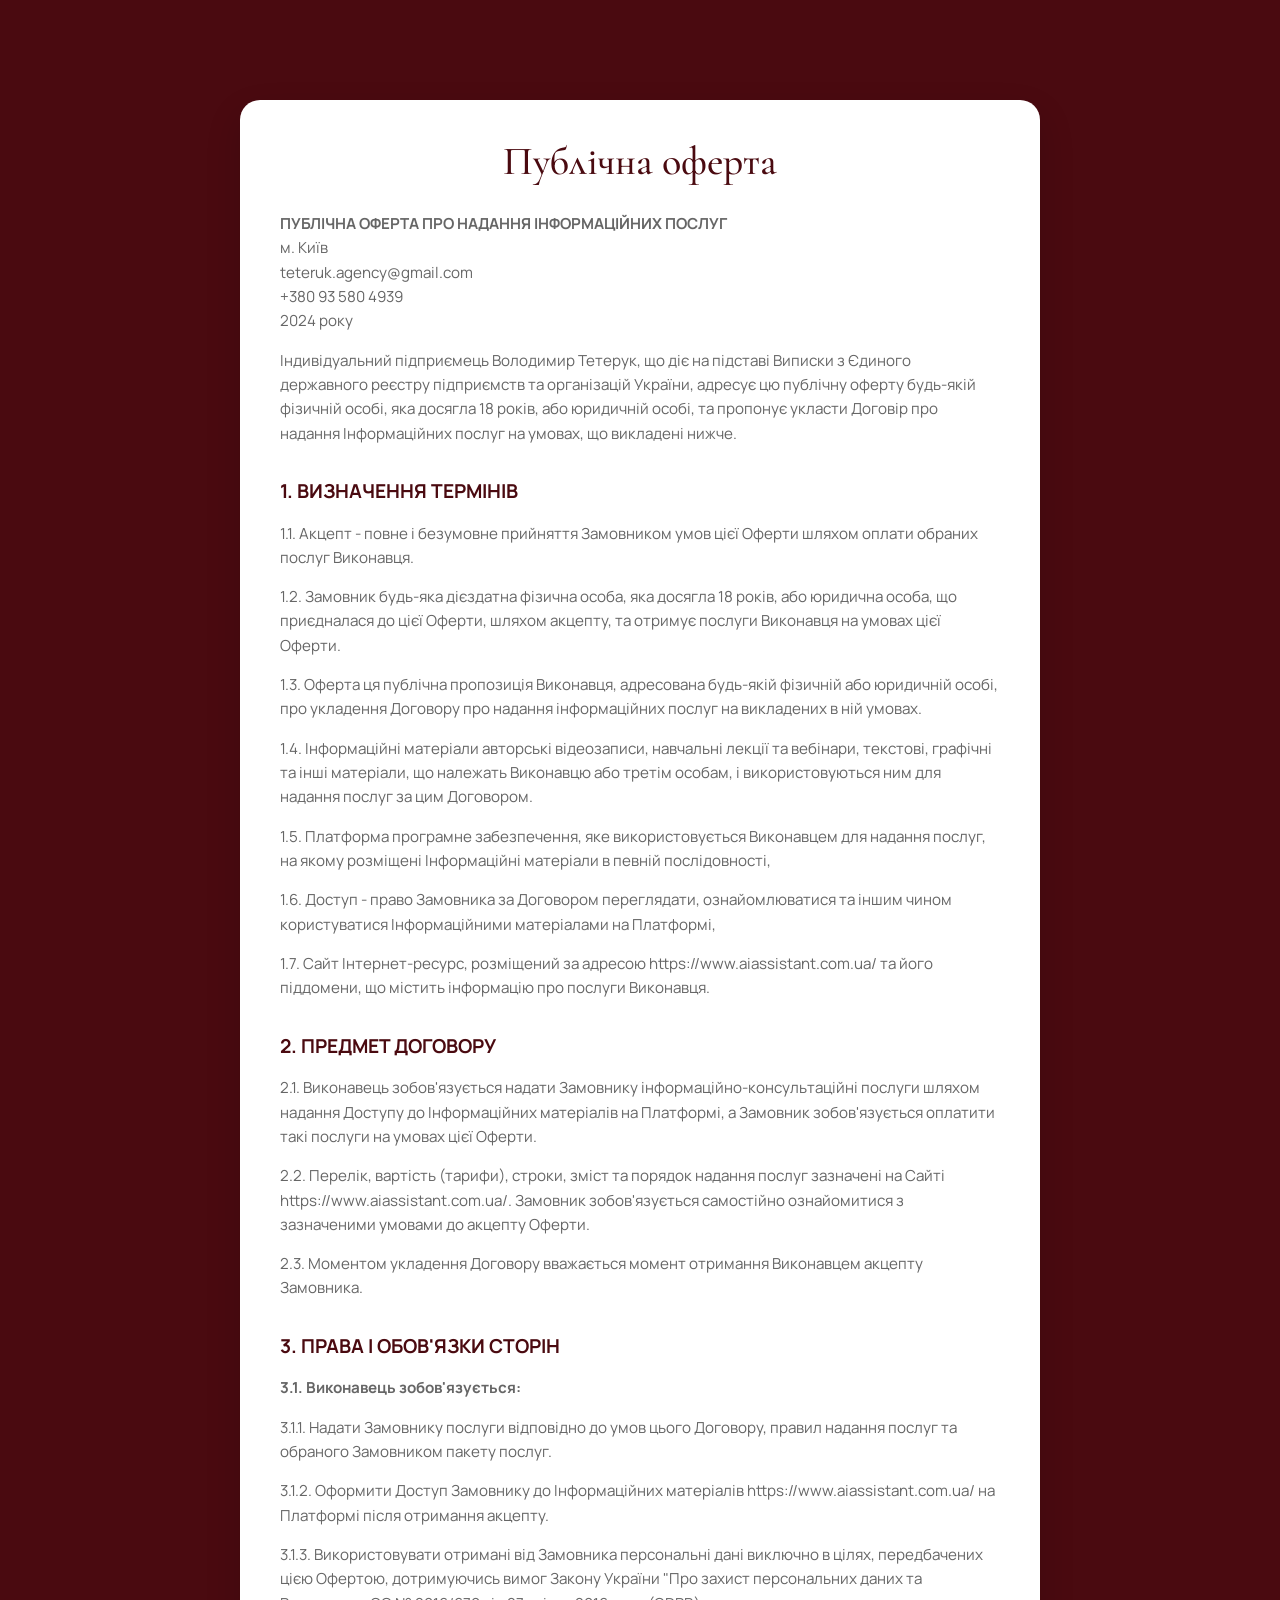
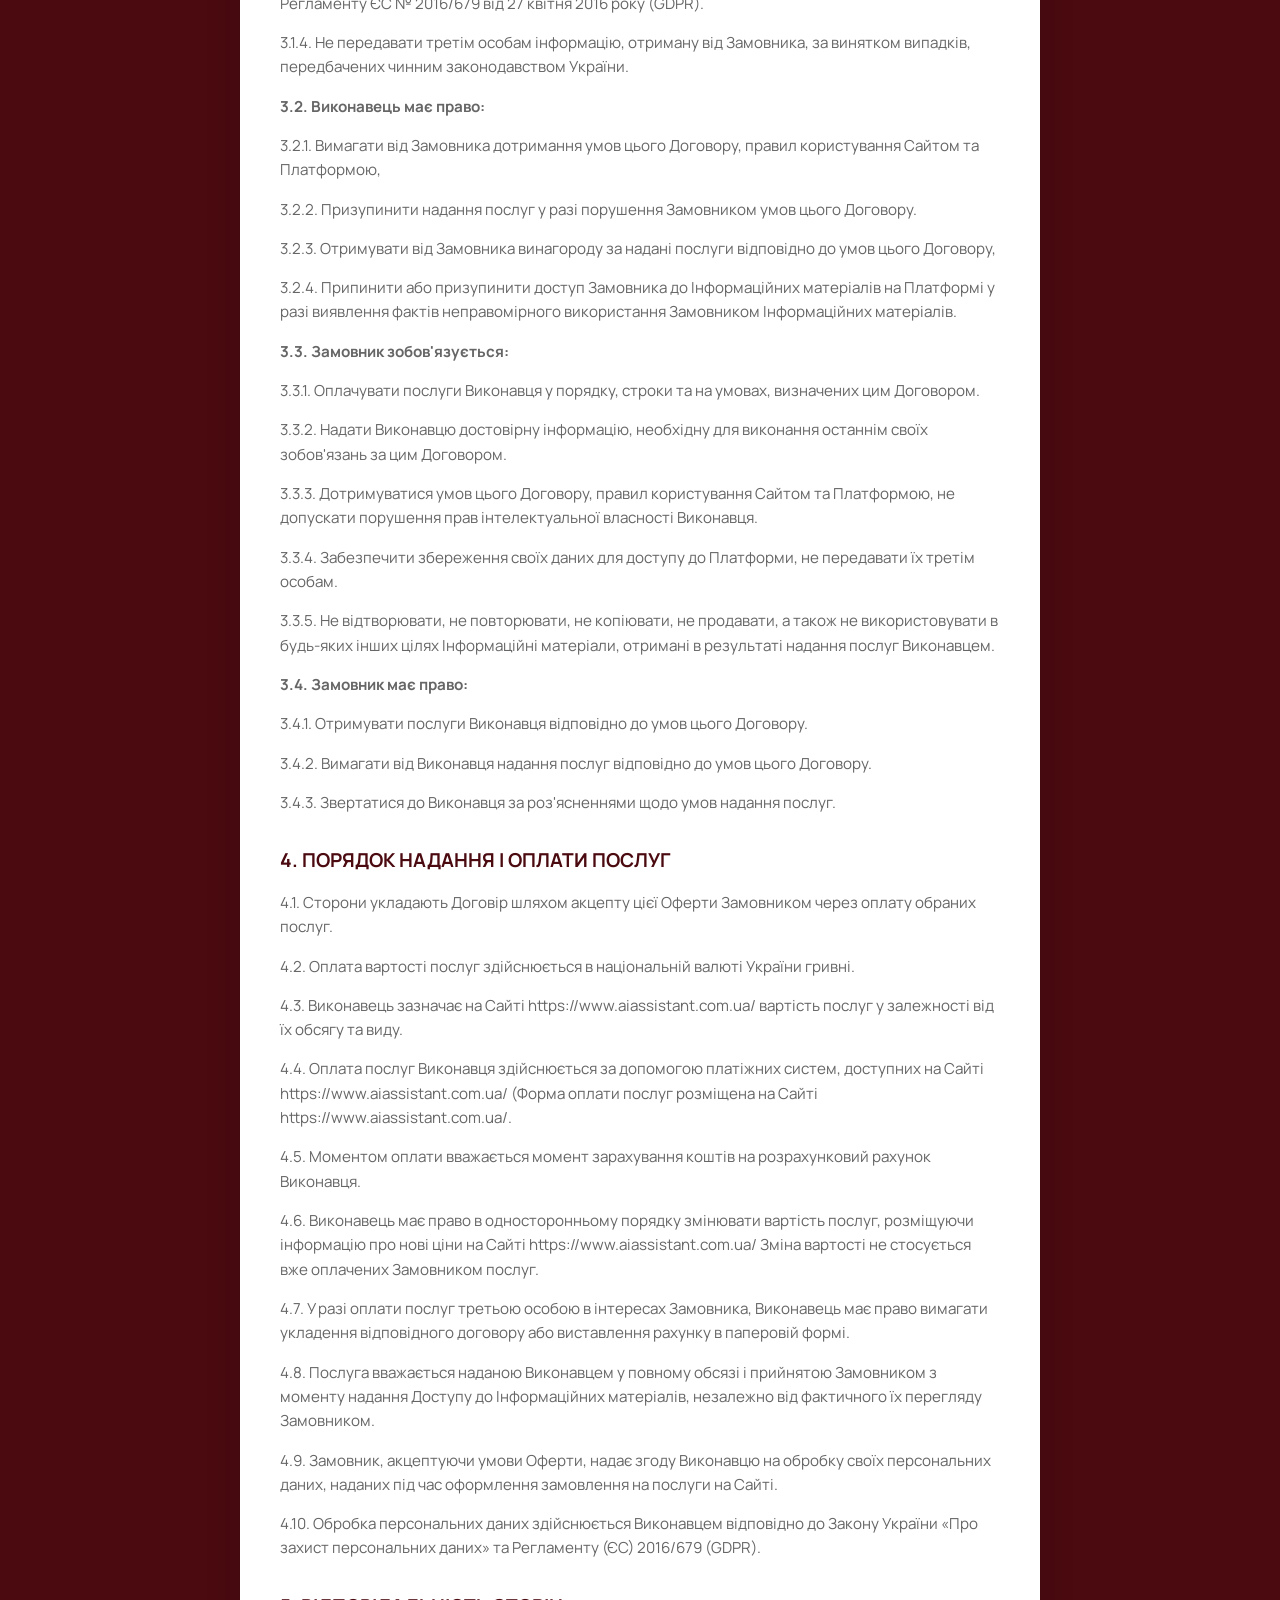
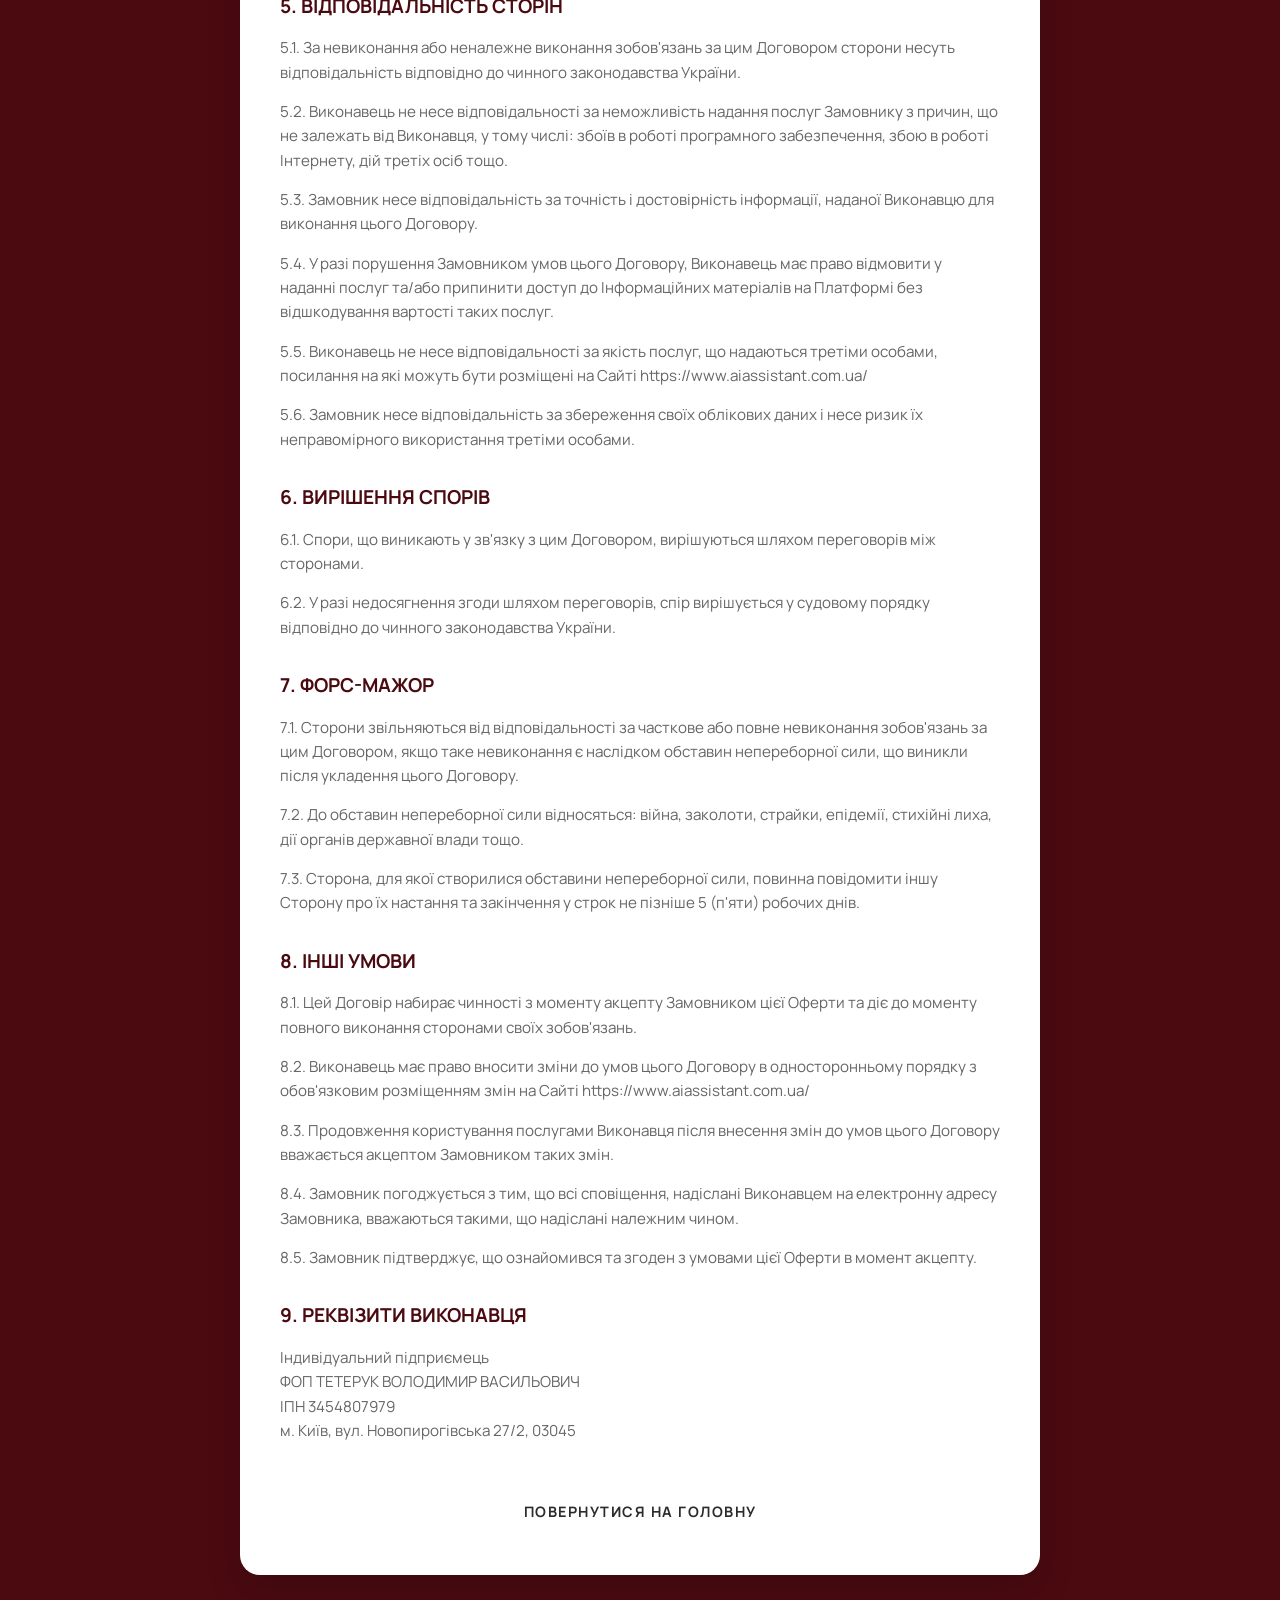
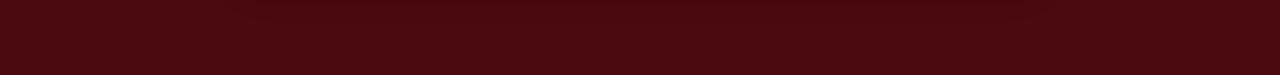
<file: offer.html>
<!DOCTYPE html>
<html lang="uk">
<head>
    <meta charset="UTF-8">
    <meta name="viewport" content="width=device-width, initial-scale=1.0">
    <title>Договір публічної оферти | AI SMM</title>
    <link rel="preconnect" href="https://fonts.googleapis.com">
    <link rel="preconnect" href="https://fonts.gstatic.com" crossorigin>
    <link href="https://fonts.googleapis.com/css2?family=Cormorant+Garamond:wght@500;600&family=Manrope:wght@300;400;500;600&display=swap" rel="stylesheet">
    <link rel="stylesheet" href="./css/style.css">
    <style>
        .legal-content { max-width: 800px; margin: 100px auto; padding: 40px; background: var(--card-bg); color: var(--text-dark); border-radius: 20px; box-shadow: 0 15px 35px rgba(0,0,0,0.15); }
        .legal-content h1 { font-family: var(--font-head); font-size: 2.5rem; color: var(--bg-color); margin-bottom: 30px; text-align: center; }
        .legal-content h2 { font-size: 1.2rem; color: var(--bg-color); margin: 30px 0 15px; }
        .legal-content p, .legal-content li { font-size: 0.95rem; margin-bottom: 15px; color: var(--text-muted); line-height: 1.6; }
        .legal-content ul { padding-left: 20px; margin-bottom: 15px; }
    </style>
</head>
<body>
    <div class="container">
        <div class="legal-content fade-in visible">
            <h1>Публічна оферта</h1>
            
            <p><strong>ПУБЛІЧНА ОФЕРТА ПРО НАДАННЯ ІНФОРМАЦІЙНИХ ПОСЛУГ</strong><br>
            м. Київ<br>
            teteruk.agency@gmail.com<br>
            +380 93 580 4939<br>
            2024 року</p>

            <p>Індивідуальний підприємець Володимир Тетерук, що діє на підставі Виписки з Єдиного державного реєстру підприємств та організацій України, адресує цю публічну оферту будь-якій фізичній особі, яка досягла 18 років, або юридичній особі, та пропонує укласти Договір про надання Інформаційних послуг на умовах, що викладені нижче.</p>

            <h2>1. ВИЗНАЧЕННЯ ТЕРМІНІВ</h2>
            <p>1.1. Акцепт - повне і безумовне прийняття Замовником умов цієї Оферти шляхом оплати обраних послуг Виконавця.</p>
            <p>1.2. Замовник будь-яка дієздатна фізична особа, яка досягла 18 років, або юридична особа, що приєдналася до цієї Оферти, шляхом акцепту, та отримує послуги Виконавця на умовах цієї Оферти.</p>
            <p>1.3. Оферта ця публічна пропозиція Виконавця, адресована будь-якій фізичній або юридичній особі, про укладення Договору про надання інформаційних послуг на викладених в ній умовах.</p>
            <p>1.4. Інформаційні матеріали авторські відеозаписи, навчальні лекції та вебінари, текстові, графічні та інші матеріали, що належать Виконавцю або третім особам, і використовуються ним для надання послуг за цим Договором.</p>
            <p>1.5. Платформа програмне забезпечення, яке використовується Виконавцем для надання послуг, на якому розміщені Інформаційні матеріали в певній послідовності,</p>
            <p>1.6. Доступ - право Замовника за Договором переглядати, ознайомлюватися та іншим чином користуватися Інформаційними матеріалами на Платформі,</p>
            <p>1.7. Сайт Інтернет-ресурс, розміщений за адресою https://www.aiassistant.com.ua/ та його піддомени, що містить інформацію про послуги Виконавця.</p>

            <h2>2. ПРЕДМЕТ ДОГОВОРУ</h2>
            <p>2.1. Виконавець зобов'язується надати Замовнику інформаційно-консультаційні послуги шляхом надання Доступу до Інформаційних матеріалів на Платформі, а Замовник зобов'язується оплатити такі послуги на умовах цієї Оферти.</p>
            <p>2.2. Перелік, вартість (тарифи), строки, зміст та порядок надання послуг зазначені на Сайті https://www.aiassistant.com.ua/. Замовник зобов'язується самостійно ознайомитися з зазначеними умовами до акцепту Оферти.</p>
            <p>2.3. Моментом укладення Договору вважається момент отримання Виконавцем акцепту Замовника.</p>

            <h2>3. ПРАВА І ОБОВ'ЯЗКИ СТОРІН</h2>
            <p><strong>3.1. Виконавець зобов'язується:</strong></p>
            <p>3.1.1. Надати Замовнику послуги відповідно до умов цього Договору, правил надання послуг та обраного Замовником пакету послуг.</p>
            <p>3.1.2. Оформити Доступ Замовнику до Інформаційних матеріалів https://www.aiassistant.com.ua/ на Платформі після отримання акцепту.</p>
            <p>3.1.3. Використовувати отримані від Замовника персональні дані виключно в цілях, передбачених цією Офертою, дотримуючись вимог Закону України "Про захист персональних даних та Регламенту ЄС № 2016/679 від 27 квітня 2016 року (GDPR).</p>
            <p>3.1.4. Не передавати третім особам інформацію, отриману від Замовника, за винятком випадків, передбачених чинним законодавством України.</p>

            <p><strong>3.2. Виконавець має право:</strong></p>
            <p>3.2.1. Вимагати від Замовника дотримання умов цього Договору, правил користування Сайтом та Платформою,</p>
            <p>3.2.2. Призупинити надання послуг у разі порушення Замовником умов цього Договору.</p>
            <p>3.2.3. Отримувати від Замовника винагороду за надані послуги відповідно до умов цього Договору,</p>
            <p>3.2.4. Припинити або призупинити доступ Замовника до Інформаційних матеріалів на Платформі у разі виявлення фактів неправомірного використання Замовником Інформаційних матеріалів.</p>

            <p><strong>3.3. Замовник зобов'язується:</strong></p>
            <p>3.3.1. Оплачувати послуги Виконавця у порядку, строки та на умовах, визначених цим Договором.</p>
            <p>3.3.2. Надати Виконавцю достовірну інформацію, необхідну для виконання останнім своїх зобов'язань за цим Договором.</p>
            <p>3.3.3. Дотримуватися умов цього Договору, правил користування Сайтом та Платформою, не допускати порушення прав інтелектуальної власності Виконавця.</p>
            <p>3.3.4. Забезпечити збереження своїх даних для доступу до Платформи, не передавати їх третім особам.</p>
            <p>3.3.5. Не відтворювати, не повторювати, не копіювати, не продавати, а також не використовувати в будь-яких інших цілях Інформаційні матеріали, отримані в результаті надання послуг Виконавцем.</p>

            <p><strong>3.4. Замовник має право:</strong></p>
            <p>3.4.1. Отримувати послуги Виконавця відповідно до умов цього Договору.</p>
            <p>3.4.2. Вимагати від Виконавця надання послуг відповідно до умов цього Договору.</p>
            <p>3.4.3. Звертатися до Виконавця за роз'ясненнями щодо умов надання послуг.</p>

            <h2>4. ПОРЯДОК НАДАННЯ І ОПЛАТИ ПОСЛУГ</h2>
            <p>4.1. Сторони укладають Договір шляхом акцепту цієї Оферти Замовником через оплату обраних послуг.</p>
            <p>4.2. Оплата вартості послуг здійснюється в національній валюті України гривні.</p>
            <p>4.3. Виконавець зазначає на Сайті https://www.aiassistant.com.ua/ вартість послуг у залежності від їх обсягу та виду.</p>
            <p>4.4. Оплата послуг Виконавця здійснюється за допомогою платіжних систем, доступних на Сайті https://www.aiassistant.com.ua/ (Форма оплати послуг розміщена на Сайті https://www.aiassistant.com.ua/.</p>
            <p>4.5. Моментом оплати вважається момент зарахування коштів на розрахунковий рахунок Виконавця.</p>
            <p>4.6. Виконавець має право в односторонньому порядку змінювати вартість послуг, розміщуючи інформацію про нові ціни на Сайті https://www.aiassistant.com.ua/ Зміна вартості не стосується вже оплачених Замовником послуг.</p>
            <p>4.7. У разі оплати послуг третьою особою в інтересах Замовника, Виконавець має право вимагати укладення відповідного договору або виставлення рахунку в паперовій формі.</p>
            <p>4.8. Послуга вважається наданою Виконавцем у повному обсязі і прийнятою Замовником з моменту надання Доступу до Інформаційних матеріалів, незалежно від фактичного їх перегляду Замовником.</p>
            <p>4.9. Замовник, акцептуючи умови Оферти, надає згоду Виконавцю на обробку своїх персональних даних, наданих під час оформлення замовлення на послуги на Сайті.</p>
            <p>4.10. Обробка персональних даних здійснюється Виконавцем відповідно до Закону України «Про захист персональних даних» та Регламенту (ЄС) 2016/679 (GDPR).</p>

            <h2>5. ВІДПОВІДАЛЬНІСТЬ СТОРІН</h2>
            <p>5.1. За невиконання або неналежне виконання зобов'язань за цим Договором сторони несуть відповідальність відповідно до чинного законодавства України.</p>
            <p>5.2. Виконавець не несе відповідальності за неможливість надання послуг Замовнику з причин, що не залежать від Виконавця, у тому числі: збоїв в роботі програмного забезпечення, збою в роботі Інтернету, дій третіх осіб тощо.</p>
            <p>5.3. Замовник несе відповідальність за точність і достовірність інформації, наданої Виконавцю для виконання цього Договору.</p>
            <p>5.4. У разі порушення Замовником умов цього Договору, Виконавець має право відмовити у наданні послуг та/або припинити доступ до Інформаційних матеріалів на Платформі без відшкодування вартості таких послуг.</p>
            <p>5.5. Виконавець не несе відповідальності за якість послуг, що надаються третіми особами, посилання на які можуть бути розміщені на Сайті https://www.aiassistant.com.ua/</p>
            <p>5.6. Замовник несе відповідальність за збереження своїх облікових даних і несе ризик їх неправомірного використання третіми особами.</p>

            <h2>6. ВИРІШЕННЯ СПОРІВ</h2>
            <p>6.1. Спори, що виникають у зв'язку з цим Договором, вирішуються шляхом переговорів між сторонами.</p>
            <p>6.2. У разі недосягнення згоди шляхом переговорів, спір вирішується у судовому порядку відповідно до чинного законодавства України.</p>

            <h2>7. ФОРС-МАЖОР</h2>
            <p>7.1. Сторони звільняються від відповідальності за часткове або повне невиконання зобов'язань за цим Договором, якщо таке невиконання є наслідком обставин непереборної сили, що виникли після укладення цього Договору.</p>
            <p>7.2. До обставин непереборної сили відносяться: війна, заколоти, страйки, епідемії, стихійні лиха, дії органів державної влади тощо.</p>
            <p>7.3. Сторона, для якої створилися обставини непереборної сили, повинна повідомити іншу Сторону про їх настання та закінчення у строк не пізніше 5 (п'яти) робочих днів.</p>

            <h2>8. ІНШІ УМОВИ</h2>
            <p>8.1. Цей Договір набирає чинності з моменту акцепту Замовником цієї Оферти та діє до моменту повного виконання сторонами своїх зобов'язань.</p>
            <p>8.2. Виконавець має право вносити зміни до умов цього Договору в односторонньому порядку з обов'язковим розміщенням змін на Сайті https://www.aiassistant.com.ua/</p>
            <p>8.3. Продовження користування послугами Виконавця після внесення змін до умов цього Договору вважається акцептом Замовником таких змін.</p>
            <p>8.4. Замовник погоджується з тим, що всі сповіщення, надіслані Виконавцем на електронну адресу Замовника, вважаються такими, що надіслані належним чином.</p>
            <p>8.5. Замовник підтверджує, що ознайомився та згоден з умовами цієї Оферти в момент акцепту.</p>

            <h2>9. РЕКВІЗИТИ ВИКОНАВЦЯ</h2>
            <p>Індивідуальний підприємець<br>
            ФОП ТЕТЕРУК ВОЛОДИМИР ВАСИЛЬОВИЧ<br>
            ІПН 3454807979<br>
            м. Київ, вул. Новопирогівська 27/2, 03045</p>

            <a href="./index.html" class="btn-outline" style="display:inline-block; margin-top: 30px; padding: 10px 30px; font-size: 0.9rem;">Повернутися на головну</a>
        </div>
    </div>
</body>
</html>
</file>
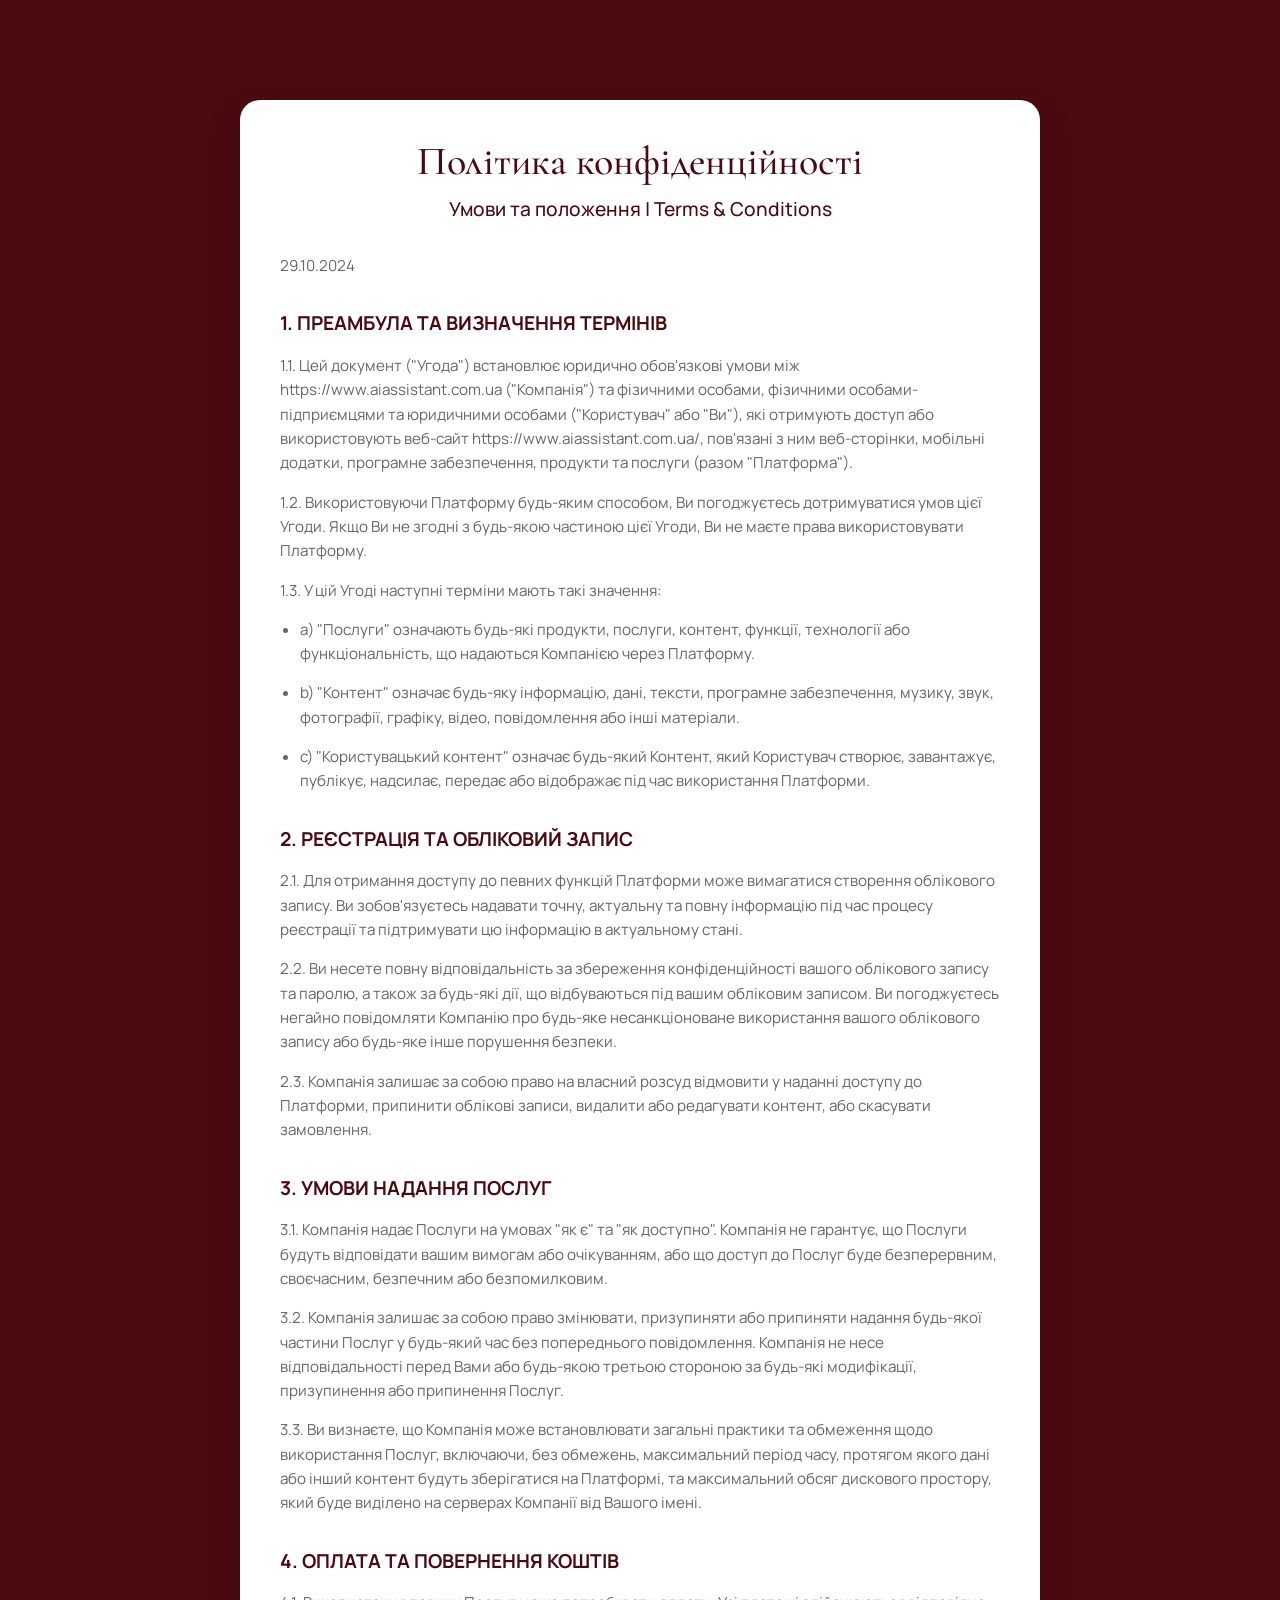
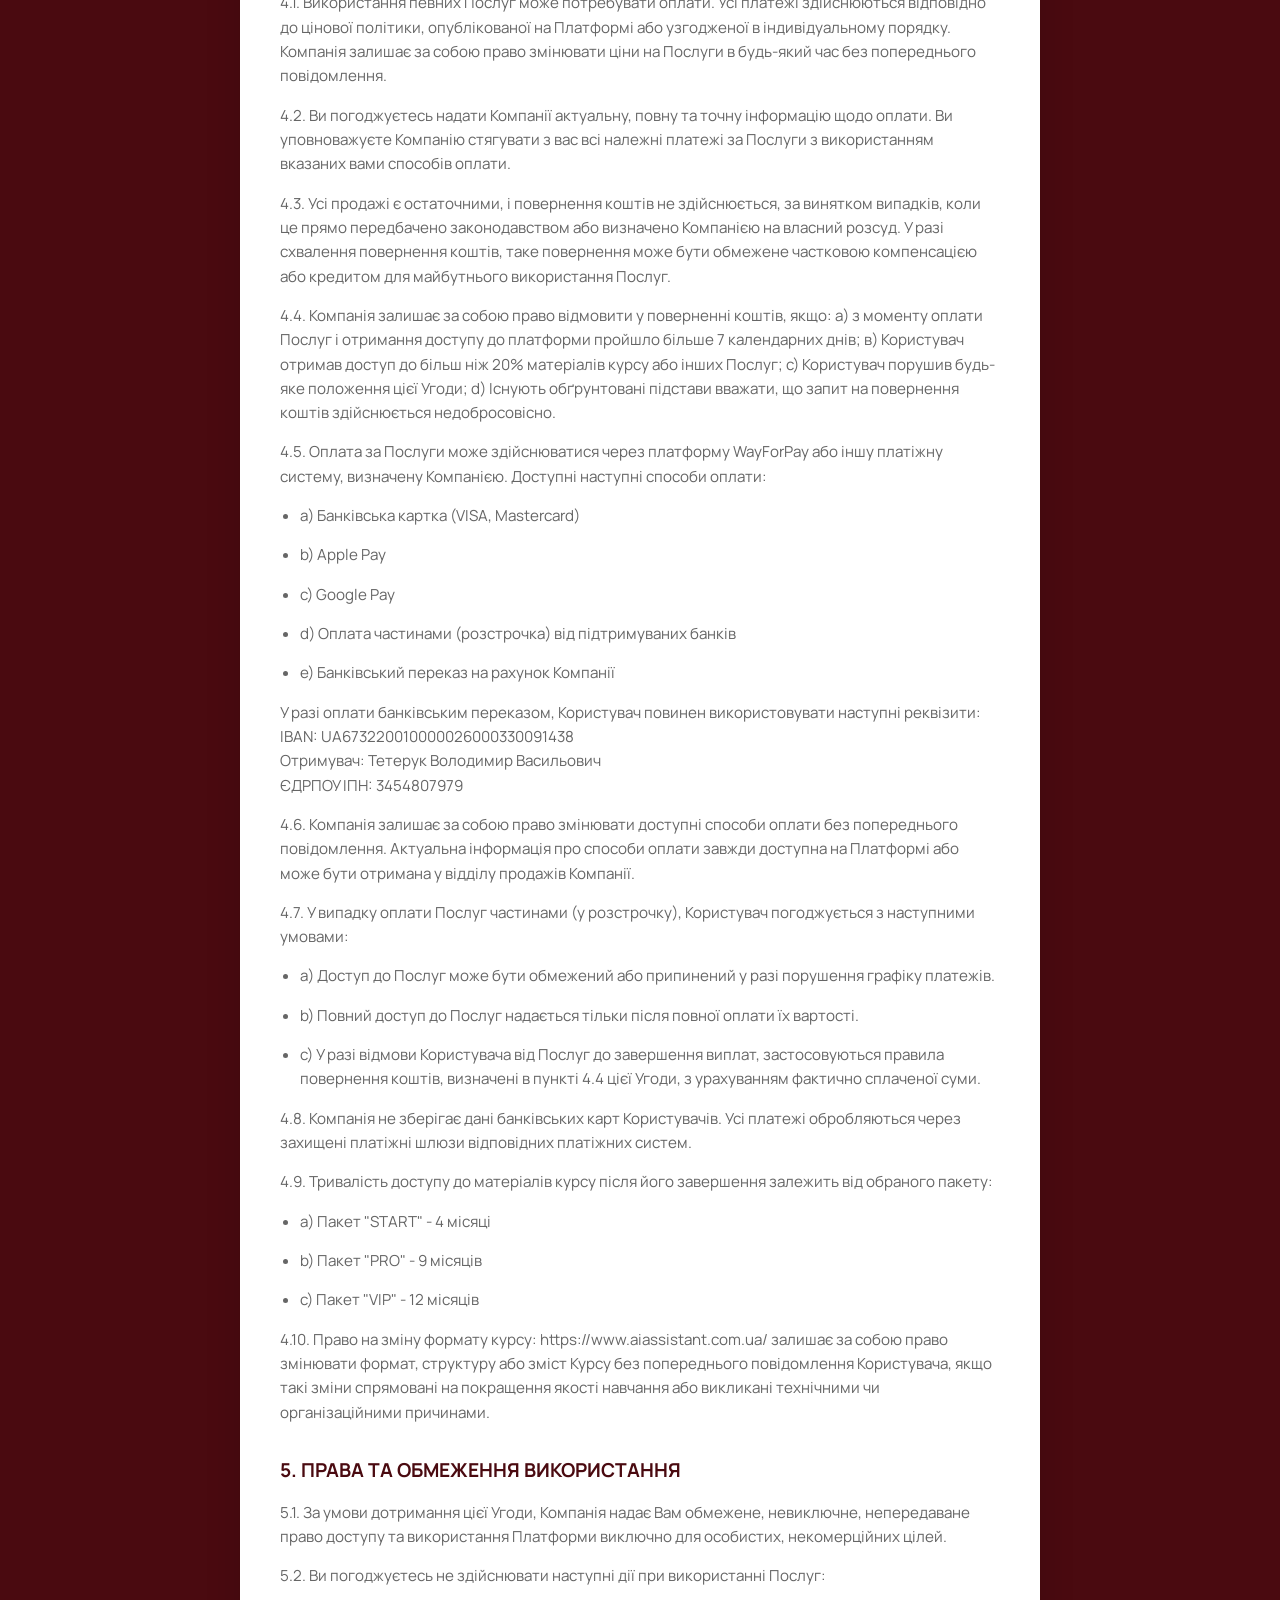
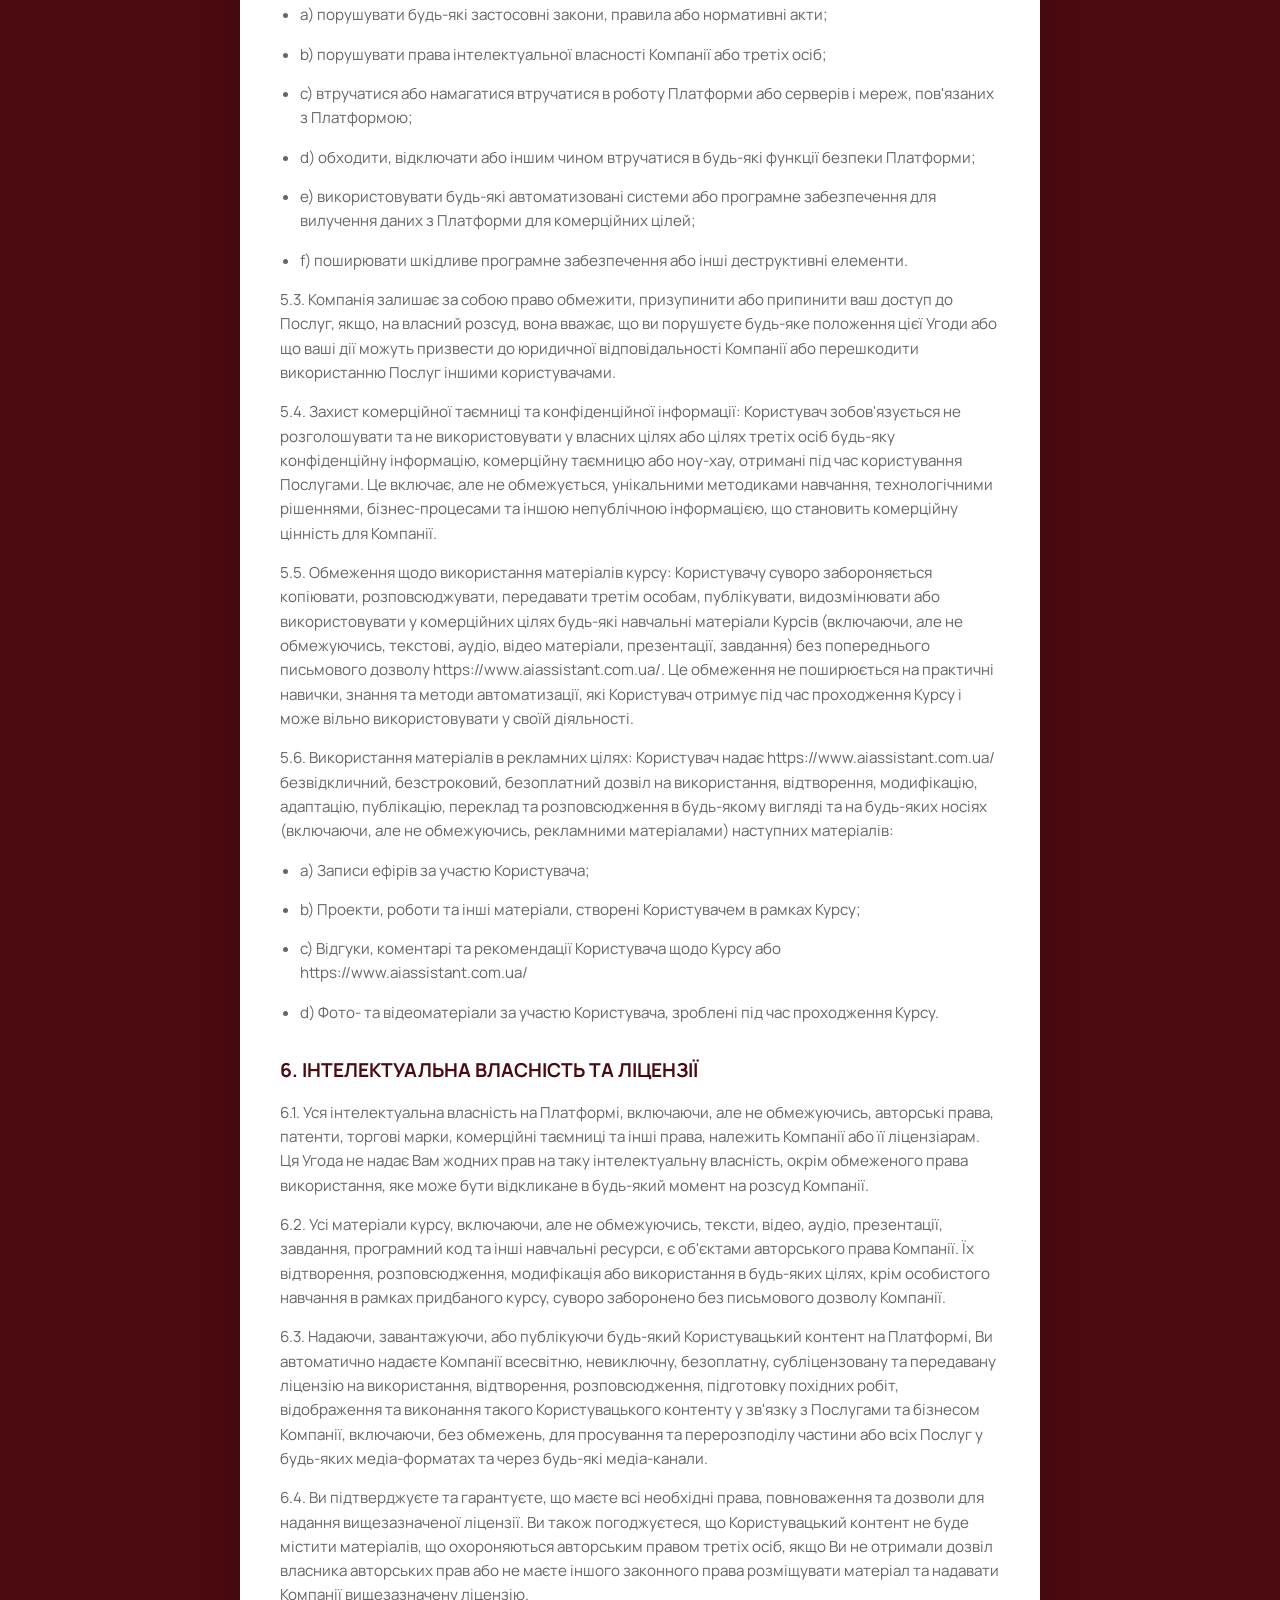
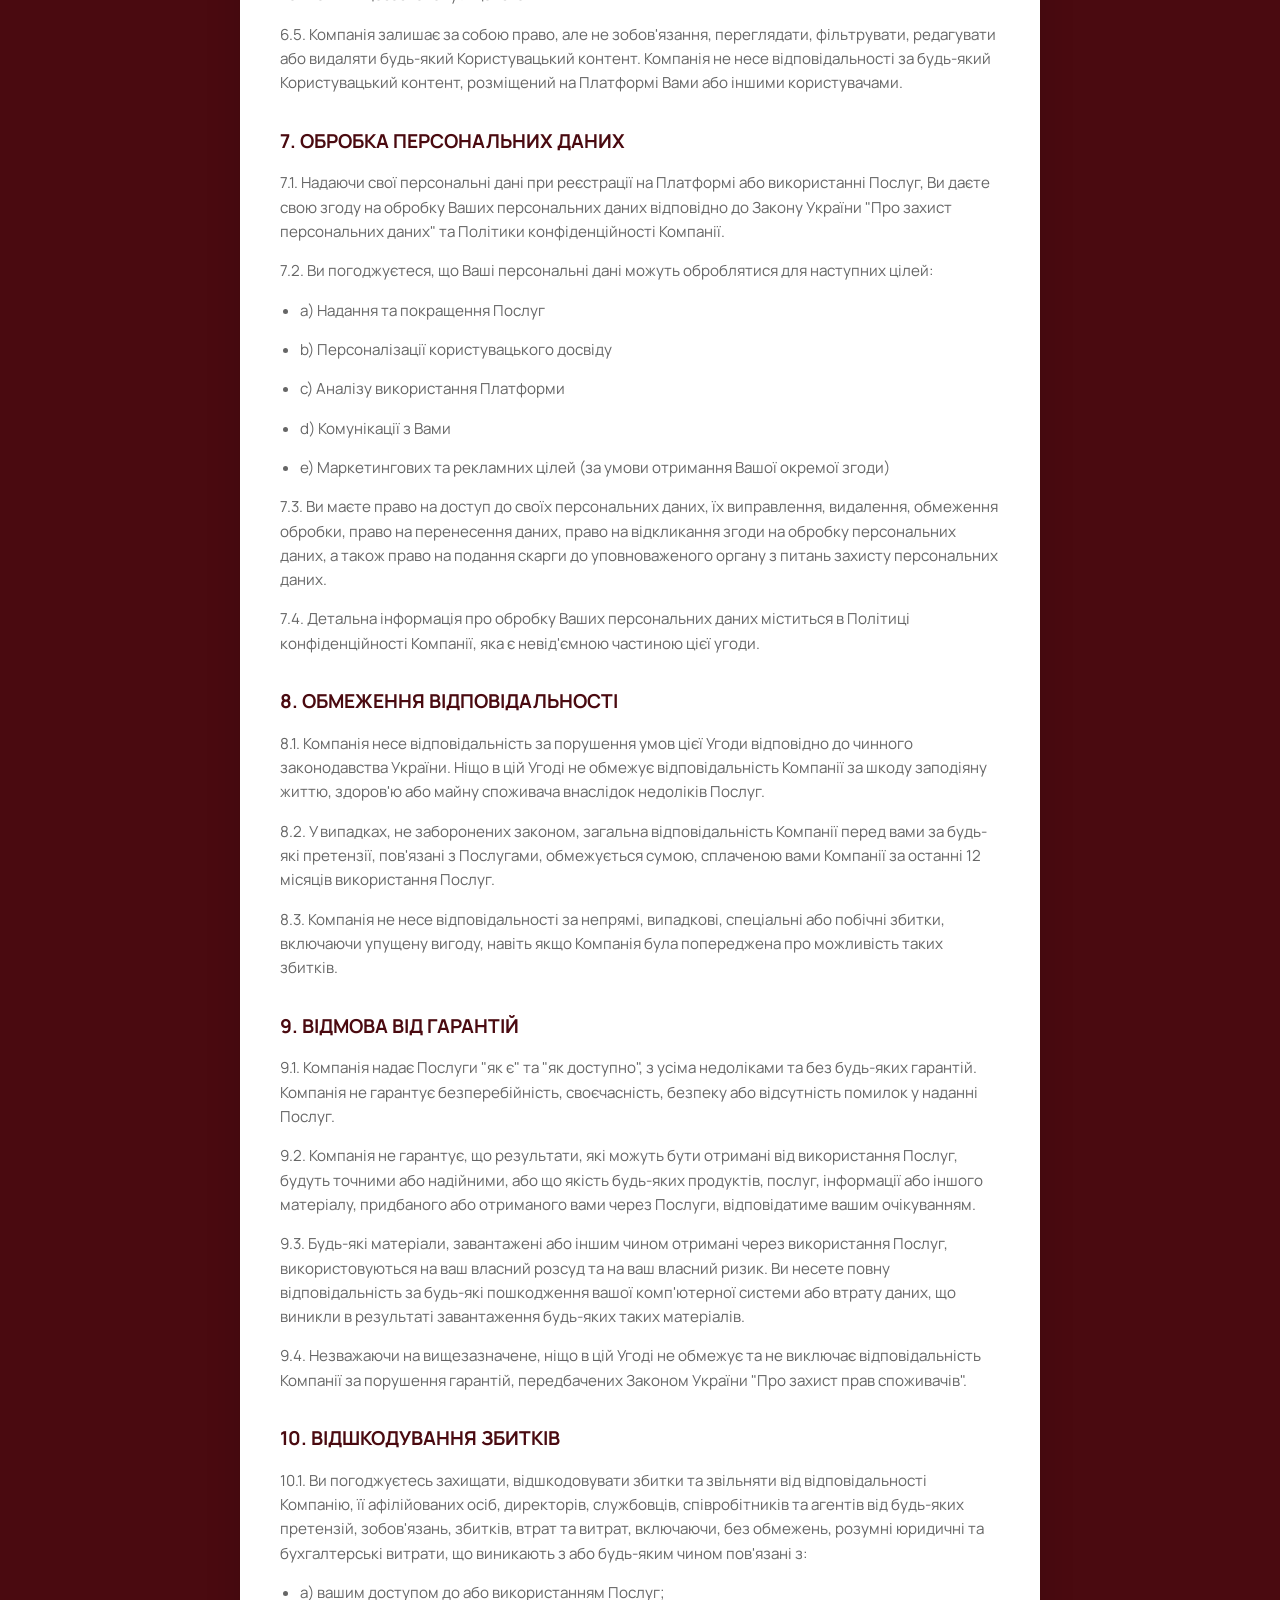
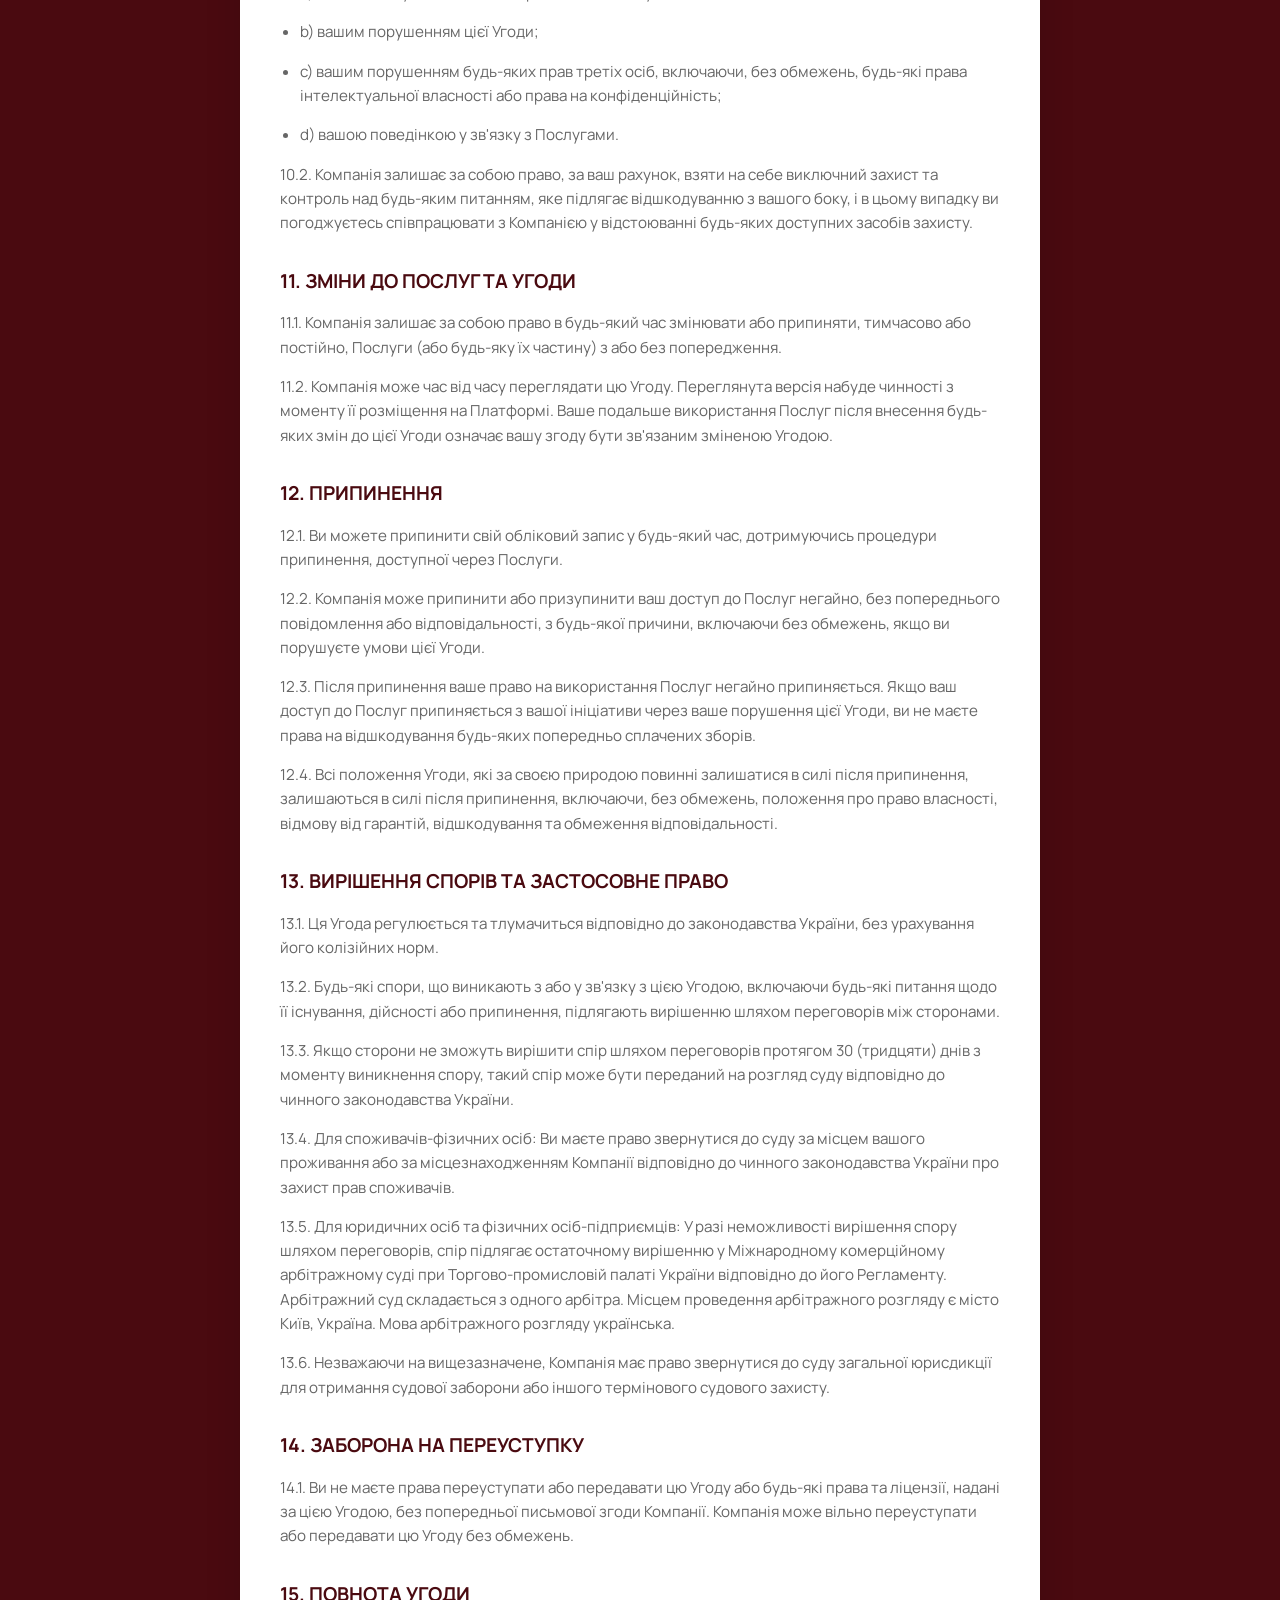
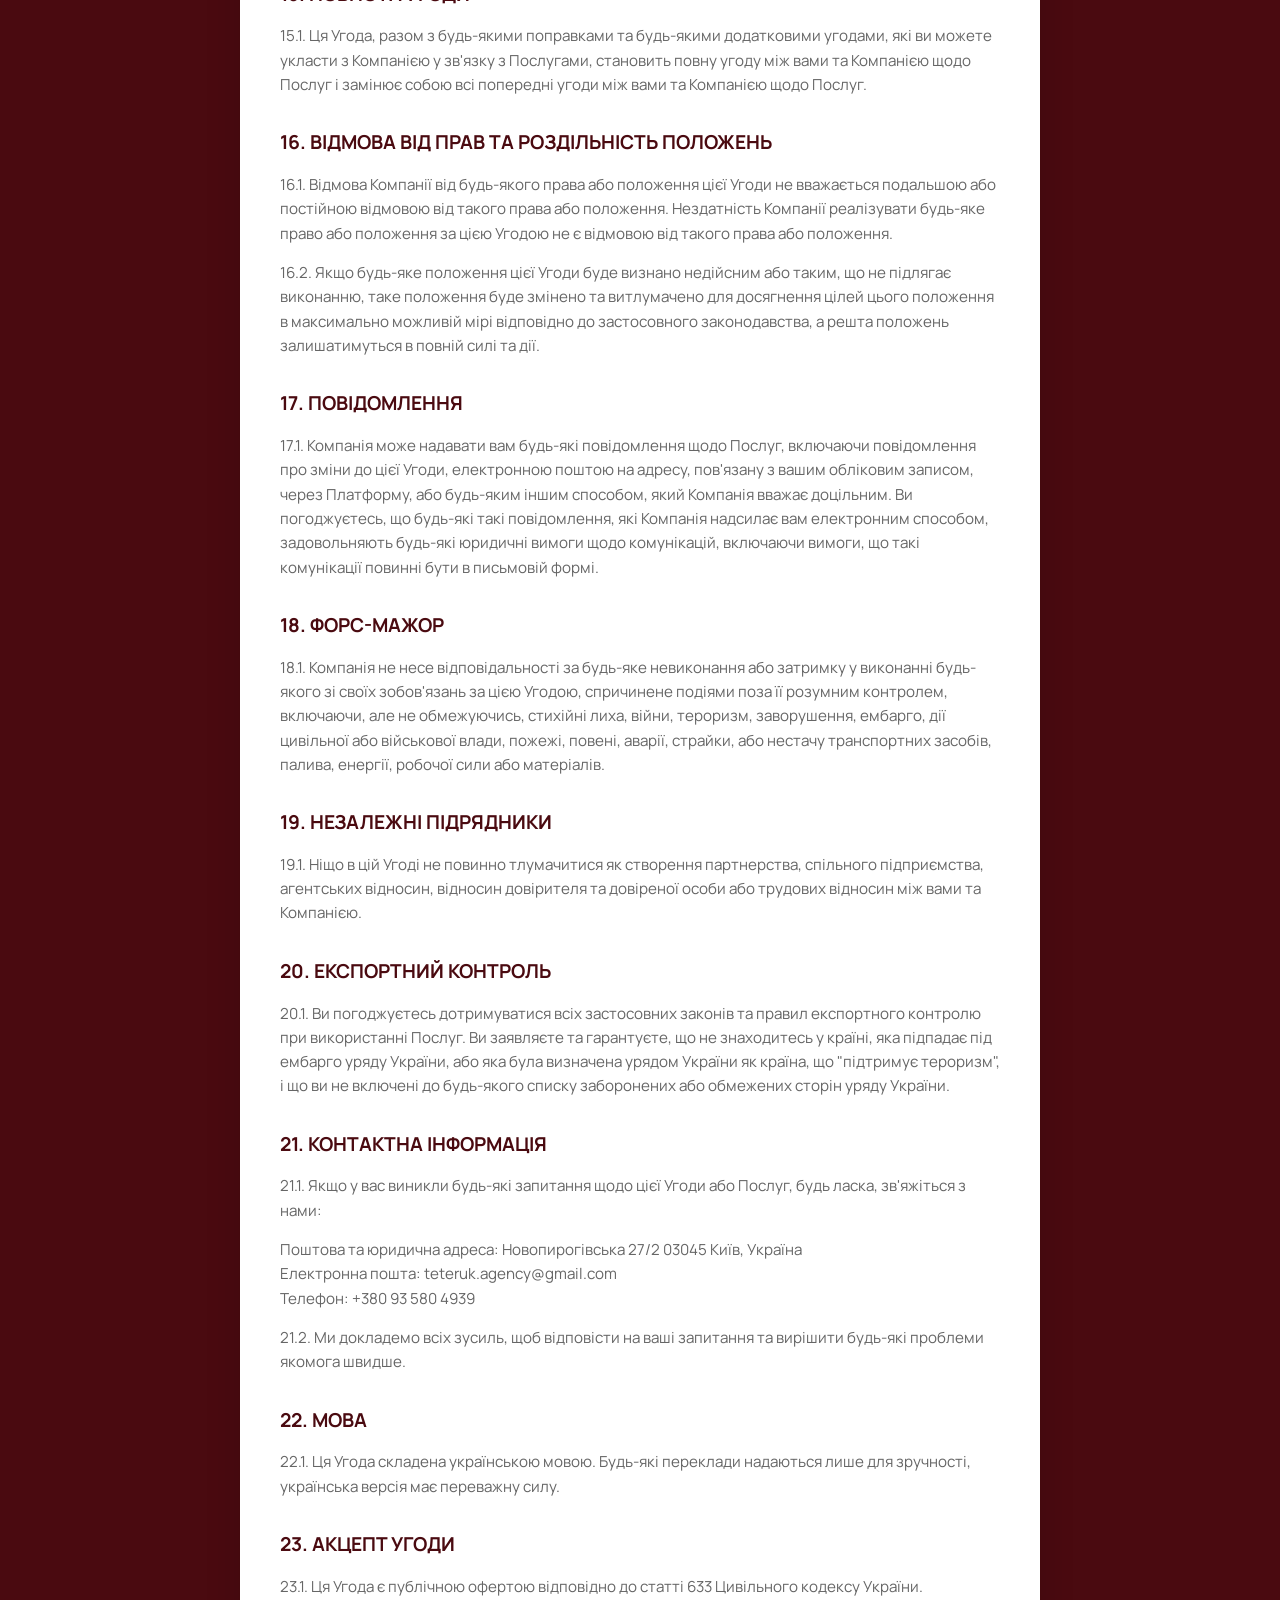
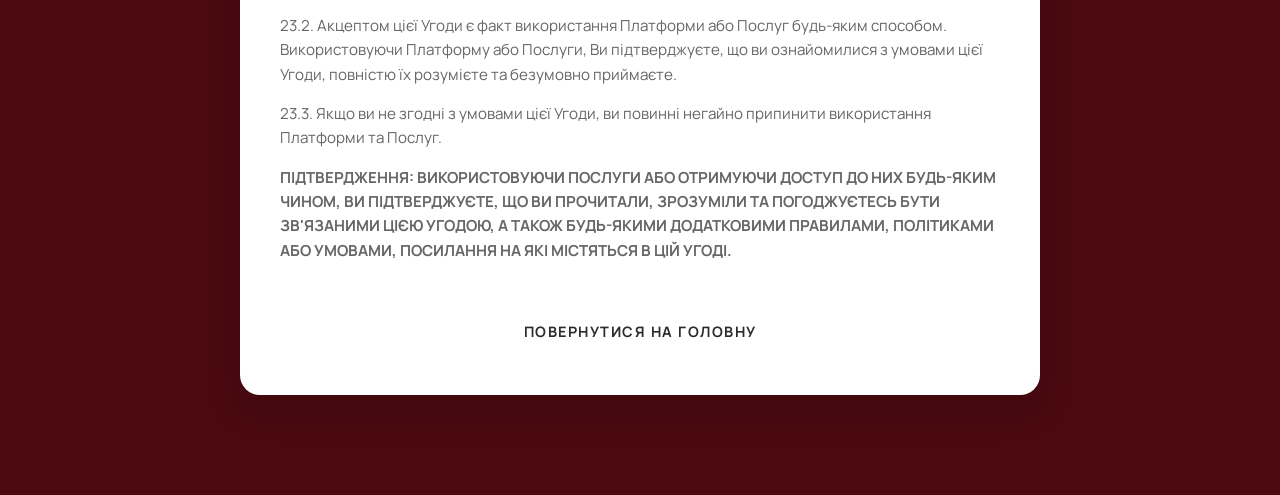
<file: privacy.html>
<!DOCTYPE html>
<html lang="uk">
<head>
    <meta charset="UTF-8">
    <meta name="viewport" content="width=device-width, initial-scale=1.0">
    <title>Політика конфіденційності | AI SMM</title>
    <link rel="preconnect" href="https://fonts.googleapis.com">
    <link rel="preconnect" href="https://fonts.gstatic.com" crossorigin>
    <link href="https://fonts.googleapis.com/css2?family=Cormorant+Garamond:wght@500;600&family=Manrope:wght@300;400;500;600&display=swap" rel="stylesheet">
    <link rel="stylesheet" href="./css/style.css">
    <style>
        .legal-content { max-width: 800px; margin: 100px auto; padding: 40px; background: var(--card-bg); color: var(--text-dark); border-radius: 20px; box-shadow: 0 15px 35px rgba(0,0,0,0.15); }
        .legal-content h1 { font-family: var(--font-head); font-size: 2.5rem; color: var(--bg-color); margin-bottom: 30px; text-align: center; }
        .legal-content h2 { font-size: 1.2rem; color: var(--bg-color); margin: 30px 0 15px; }
        .legal-content p, .legal-content li { font-size: 0.95rem; margin-bottom: 15px; color: var(--text-muted); line-height: 1.6; }
        .legal-content ul { padding-left: 20px; margin-bottom: 15px; }
    </style>
</head>
<body>
    <div class="container">
        <div class="legal-content fade-in visible">
            <h1>Політика конфіденційності <br><span style="font-size: 1.2rem; font-family: 'Manrope', sans-serif;">Умови та положення | Terms & Conditions</span></h1>
            <p>29.10.2024</p>

            <h2>1. ПРЕАМБУЛА ТА ВИЗНАЧЕННЯ ТЕРМІНІВ</h2>
            <p>1.1. Цей документ ("Угода") встановлює юридично обов'язкові умови між https://www.aiassistant.com.ua ("Компанія") та фізичними особами, фізичними особами-підприємцями та юридичними особами ("Користувач" або "Ви"), які отримують доступ або використовують веб-сайт https://www.aiassistant.com.ua/, пов'язані з ним веб-сторінки, мобільні додатки, програмне забезпечення, продукти та послуги (разом "Платформа").</p>
            <p>1.2. Використовуючи Платформу будь-яким способом, Ви погоджуєтесь дотримуватися умов цієї Угоди. Якщо Ви не згодні з будь-якою частиною цієї Угоди, Ви не маєте права використовувати Платформу.</p>
            <p>1.3. У цій Угоді наступні терміни мають такі значення:</p>
            <ul>
                <li>а) "Послуги" означають будь-які продукти, послуги, контент, функції, технології або функціональність, що надаються Компанією через Платформу.</li>
                <li>b) "Контент" означає будь-яку інформацію, дані, тексти, програмне забезпечення, музику, звук, фотографії, графіку, відео, повідомлення або інші матеріали.</li>
                <li>с) "Користувацький контент" означає будь-який Контент, який Користувач створює, завантажує, публікує, надсилає, передає або відображає під час використання Платформи.</li>
            </ul>

            <h2>2. РЕЄСТРАЦІЯ ТА ОБЛІКОВИЙ ЗАПИС</h2>
            <p>2.1. Для отримання доступу до певних функцій Платформи може вимагатися створення облікового запису. Ви зобов'язуєтесь надавати точну, актуальну та повну інформацію під час процесу реєстрації та підтримувати цю інформацію в актуальному стані.</p>
            <p>2.2. Ви несете повну відповідальність за збереження конфіденційності вашого облікового запису та паролю, а також за будь-які дії, що відбуваються під вашим обліковим записом. Ви погоджуєтесь негайно повідомляти Компанію про будь-яке несанкціоноване використання вашого облікового запису або будь-яке інше порушення безпеки.</p>
            <p>2.3. Компанія залишає за собою право на власний розсуд відмовити у наданні доступу до Платформи, припинити облікові записи, видалити або редагувати контент, або скасувати замовлення.</p>

            <h2>3. УМОВИ НАДАННЯ ПОСЛУГ</h2>
            <p>3.1. Компанія надає Послуги на умовах "як є" та "як доступно". Компанія не гарантує, що Послуги будуть відповідати вашим вимогам або очікуванням, або що доступ до Послуг буде безперервним, своєчасним, безпечним або безпомилковим.</p>
            <p>3.2. Компанія залишає за собою право змінювати, призупиняти або припиняти надання будь-якої частини Послуг у будь-який час без попереднього повідомлення. Компанія не несе відповідальності перед Вами або будь-якою третьою стороною за будь-які модифікації, призупинення або припинення Послуг.</p>
            <p>3.3. Ви визнаєте, що Компанія може встановлювати загальні практики та обмеження щодо використання Послуг, включаючи, без обмежень, максимальний період часу, протягом якого дані або інший контент будуть зберігатися на Платформі, та максимальний обсяг дискового простору, який буде виділено на серверах Компанії від Вашого імені.</p>

            <h2>4. ОПЛАТА ТА ПОВЕРНЕННЯ КОШТІВ</h2>
            <p>4.1. Використання певних Послуг може потребувати оплати. Усі платежі здійснюються відповідно до цінової політики, опублікованої на Платформі або узгодженої в індивідуальному порядку. Компанія залишає за собою право змінювати ціни на Послуги в будь-який час без попереднього повідомлення.</p>
            <p>4.2. Ви погоджуєтесь надати Компанії актуальну, повну та точну інформацію щодо оплати. Ви уповноважуєте Компанію стягувати з вас всі належні платежі за Послуги з використанням вказаних вами способів оплати.</p>
            <p>4.3. Усі продажі є остаточними, і повернення коштів не здійснюється, за винятком випадків, коли це прямо передбачено законодавством або визначено Компанією на власний розсуд. У разі схвалення повернення коштів, таке повернення може бути обмежене частковою компенсацією або кредитом для майбутнього використання Послуг.</p>
            <p>4.4. Компанія залишає за собою право відмовити у поверненні коштів, якщо: а) з моменту оплати Послуг і отримання доступу до платформи пройшло більше 7 календарних днів; в) Користувач отримав доступ до більш ніж 20% матеріалів курсу або інших Послуг; с) Користувач порушив будь-яке положення цієї Угоди; d) Існують обґрунтовані підстави вважати, що запит на повернення коштів здійснюється недобросовісно.</p>
            <p>4.5. Оплата за Послуги може здійснюватися через платформу WayForPay або іншу платіжну систему, визначену Компанією. Доступні наступні способи оплати:</p>
            <ul>
                <li>а) Банківська картка (VISA, Mastercard)</li>
                <li>b) Apple Pay</li>
                <li>c) Google Pay</li>
                <li>d) Оплата частинами (розстрочка) від підтримуваних банків</li>
                <li>е) Банківський переказ на рахунок Компанії</li>
            </ul>
            <p>У разі оплати банківським переказом, Користувач повинен використовувати наступні реквізити:<br>
            IBAN: UA673220010000026000330091438<br>Отримувач: Тетерук Володимир Васильович<br>ЄДРПОУ ІПН: 3454807979</p>
            <p>4.6. Компанія залишає за собою право змінювати доступні способи оплати без попереднього повідомлення. Актуальна інформація про способи оплати завжди доступна на Платформі або може бути отримана у відділу продажів Компанії.</p>
            <p>4.7. У випадку оплати Послуг частинами (у розстрочку), Користувач погоджується з наступними умовами:</p>
            <ul>
                <li>а) Доступ до Послуг може бути обмежений або припинений у разі порушення графіку платежів.</li>
                <li>b) Повний доступ до Послуг надається тільки після повної оплати їх вартості.</li>
                <li>с) У разі відмови Користувача від Послуг до завершення виплат, застосовуються правила повернення коштів, визначені в пункті 4.4 цієї Угоди, з урахуванням фактично сплаченої суми.</li>
            </ul>
            <p>4.8. Компанія не зберігає дані банківських карт Користувачів. Усі платежі обробляються через захищені платіжні шлюзи відповідних платіжних систем.</p>
            <p>4.9. Тривалість доступу до матеріалів курсу після його завершення залежить від обраного пакету:</p>
            <ul>
                <li>а) Пакет "START" - 4 місяці</li>
                <li>b) Пакет "PRO" - 9 місяців</li>
                <li>с) Пакет "VIP" - 12 місяців</li>
            </ul>
            <p>4.10. Право на зміну формату курсу: https://www.aiassistant.com.ua/ залишає за собою право змінювати формат, структуру або зміст Курсу без попереднього повідомлення Користувача, якщо такі зміни спрямовані на покращення якості навчання або викликані технічними чи організаційними причинами.</p>

            <h2>5. ПРАВА ТА ОБМЕЖЕННЯ ВИКОРИСТАННЯ</h2>
            <p>5.1. За умови дотримання цієї Угоди, Компанія надає Вам обмежене, невиключне, непередаване право доступу та використання Платформи виключно для особистих, некомерційних цілей.</p>
            <p>5.2. Ви погоджуєтесь не здійснювати наступні дії при використанні Послуг:</p>
            <ul>
                <li>а) порушувати будь-які застосовні закони, правила або нормативні акти;</li>
                <li>b) порушувати права інтелектуальної власності Компанії або третіх осіб;</li>
                <li>с) втручатися або намагатися втручатися в роботу Платформи або серверів і мереж, пов'язаних з Платформою;</li>
                <li>d) обходити, відключати або іншим чином втручатися в будь-які функції безпеки Платформи;</li>
                <li>е) використовувати будь-які автоматизовані системи або програмне забезпечення для вилучення даних з Платформи для комерційних цілей;</li>
                <li>f) поширювати шкідливе програмне забезпечення або інші деструктивні елементи.</li>
            </ul>
            <p>5.3. Компанія залишає за собою право обмежити, призупинити або припинити ваш доступ до Послуг, якщо, на власний розсуд, вона вважає, що ви порушуєте будь-яке положення цієї Угоди або що ваші дії можуть призвести до юридичної відповідальності Компанії або перешкодити використанню Послуг іншими користувачами.</p>
            <p>5.4. Захист комерційної таємниці та конфіденційної інформації: Користувач зобов'язується не розголошувати та не використовувати у власних цілях або цілях третіх осіб будь-яку конфіденційну інформацію, комерційну таємницю або ноу-хау, отримані під час користування Послугами. Це включає, але не обмежується, унікальними методиками навчання, технологічними рішеннями, бізнес-процесами та іншою непублічною інформацією, що становить комерційну цінність для Компанії.</p>
            <p>5.5. Обмеження щодо використання матеріалів курсу: Користувачу суворо забороняється копіювати, розповсюджувати, передавати третім особам, публікувати, видозмінювати або використовувати у комерційних цілях будь-які навчальні матеріали Курсів (включаючи, але не обмежуючись, текстові, аудіо, відео матеріали, презентації, завдання) без попереднього письмового дозволу https://www.aiassistant.com.ua/. Це обмеження не поширюється на практичні навички, знання та методи автоматизації, які Користувач отримує під час проходження Курсу і може вільно використовувати у своїй діяльності.</p>
            <p>5.6. Використання матеріалів в рекламних цілях: Користувач надає https://www.aiassistant.com.ua/ безвідкличний, безстроковий, безоплатний дозвіл на використання, відтворення, модифікацію, адаптацію, публікацію, переклад та розповсюдження в будь-якому вигляді та на будь-яких носіях (включаючи, але не обмежуючись, рекламними матеріалами) наступних матеріалів:</p>
            <ul>
                <li>а) Записи ефірів за участю Користувача;</li>
                <li>b) Проекти, роботи та інші матеріали, створені Користувачем в рамках Курсу;</li>
                <li>с) Відгуки, коментарі та рекомендації Користувача щодо Курсу або https://www.aiassistant.com.ua/</li>
                <li>d) Фото- та відеоматеріали за участю Користувача, зроблені під час проходження Курсу.</li>
            </ul>

            <h2>6. ІНТЕЛЕКТУАЛЬНА ВЛАСНІСТЬ ТА ЛІЦЕНЗІЇ</h2>
            <p>6.1. Уся інтелектуальна власність на Платформі, включаючи, але не обмежуючись, авторські права, патенти, торгові марки, комерційні таємниці та інші права, належить Компанії або її ліцензіарам. Ця Угода не надає Вам жодних прав на таку інтелектуальну власність, окрім обмеженого права використання, яке може бути відкликане в будь-який момент на розсуд Компанії.</p>
            <p>6.2. Усі матеріали курсу, включаючи, але не обмежуючись, тексти, відео, аудіо, презентації, завдання, програмний код та інші навчальні ресурси, є об'єктами авторського права Компанії. Їх відтворення, розповсюдження, модифікація або використання в будь-яких цілях, крім особистого навчання в рамках придбаного курсу, суворо заборонено без письмового дозволу Компанії.</p>
            <p>6.3. Надаючи, завантажуючи, або публікуючи будь-який Користувацький контент на Платформі, Ви автоматично надаєте Компанії всесвітню, невиключну, безоплатну, субліцензовану та передавану ліцензію на використання, відтворення, розповсюдження, підготовку похідних робіт, відображення та виконання такого Користувацького контенту у зв'язку з Послугами та бізнесом Компанії, включаючи, без обмежень, для просування та перерозподілу частини або всіх Послуг у будь-яких медіа-форматах та через будь-які медіа-канали.</p>
            <p>6.4. Ви підтверджуєте та гарантуєте, що маєте всі необхідні права, повноваження та дозволи для надання вищезазначеної ліцензії. Ви також погоджуєтеся, що Користувацький контент не буде містити матеріалів, що охороняються авторським правом третіх осіб, якщо Ви не отримали дозвіл власника авторських прав або не маєте іншого законного права розміщувати матеріал та надавати Компанії вищезазначену ліцензію.</p>
            <p>6.5. Компанія залишає за собою право, але не зобов'язання, переглядати, фільтрувати, редагувати або видаляти будь-який Користувацький контент. Компанія не несе відповідальності за будь-який Користувацький контент, розміщений на Платформі Вами або іншими користувачами.</p>

            <h2>7. ОБРОБКА ПЕРСОНАЛЬНИХ ДАНИХ</h2>
            <p>7.1. Надаючи свої персональні дані при реєстрації на Платформі або використанні Послуг, Ви даєте свою згоду на обробку Ваших персональних даних відповідно до Закону України "Про захист персональних даних" та Політики конфіденційності Компанії.</p>
            <p>7.2. Ви погоджуєтеся, що Ваші персональні дані можуть оброблятися для наступних цілей:</p>
            <ul>
                <li>а) Надання та покращення Послуг</li>
                <li>b) Персоналізації користувацького досвіду</li>
                <li>с) Аналізу використання Платформи</li>
                <li>d) Комунікації з Вами</li>
                <li>е) Маркетингових та рекламних цілей (за умови отримання Вашої окремої згоди)</li>
            </ul>
            <p>7.3. Ви маєте право на доступ до своїх персональних даних, їх виправлення, видалення, обмеження обробки, право на перенесення даних, право на відкликання згоди на обробку персональних даних, а також право на подання скарги до уповноваженого органу з питань захисту персональних даних.</p>
            <p>7.4. Детальна інформація про обробку Ваших персональних даних міститься в Політиці конфіденційності Компанії, яка є невід'ємною частиною цієї угоди.</p>

            <h2>8. ОБМЕЖЕННЯ ВІДПОВІДАЛЬНОСТІ</h2>
            <p>8.1. Компанія несе відповідальність за порушення умов цієї Угоди відповідно до чинного законодавства України. Ніщо в цій Угоді не обмежує відповідальність Компанії за шкоду заподіяну життю, здоров'ю або майну споживача внаслідок недоліків Послуг.</p>
            <p>8.2. У випадках, не заборонених законом, загальна відповідальність Компанії перед вами за будь-які претензії, пов'язані з Послугами, обмежується сумою, сплаченою вами Компанії за останні 12 місяців використання Послуг.</p>
            <p>8.3. Компанія не несе відповідальності за непрямі, випадкові, спеціальні або побічні збитки, включаючи упущену вигоду, навіть якщо Компанія була попереджена про можливість таких збитків.</p>

            <h2>9. ВІДМОВА ВІД ГАРАНТІЙ</h2>
            <p>9.1. Компанія надає Послуги "як є" та "як доступно", з усіма недоліками та без будь-яких гарантій. Компанія не гарантує безперебійність, своєчасність, безпеку або відсутність помилок у наданні Послуг.</p>
            <p>9.2. Компанія не гарантує, що результати, які можуть бути отримані від використання Послуг, будуть точними або надійними, або що якість будь-яких продуктів, послуг, інформації або іншого матеріалу, придбаного або отриманого вами через Послуги, відповідатиме вашим очікуванням.</p>
            <p>9.3. Будь-які матеріали, завантажені або іншим чином отримані через використання Послуг, використовуються на ваш власний розсуд та на ваш власний ризик. Ви несете повну відповідальність за будь-які пошкодження вашої комп'ютерної системи або втрату даних, що виникли в результаті завантаження будь-яких таких матеріалів.</p>
            <p>9.4. Незважаючи на вищезазначене, ніщо в цій Угоді не обмежує та не виключає відповідальність Компанії за порушення гарантій, передбачених Законом України "Про захист прав споживачів".</p>

            <h2>10. ВІДШКОДУВАННЯ ЗБИТКІВ</h2>
            <p>10.1. Ви погоджуєтесь захищати, відшкодовувати збитки та звільняти від відповідальності Компанію, її афілійованих осіб, директорів, службовців, співробітників та агентів від будь-яких претензій, зобов'язань, збитків, втрат та витрат, включаючи, без обмежень, розумні юридичні та бухгалтерські витрати, що виникають з або будь-яким чином пов'язані з:</p>
            <ul>
                <li>а) вашим доступом до або використанням Послуг;</li>
                <li>b) вашим порушенням цієї Угоди;</li>
                <li>с) вашим порушенням будь-яких прав третіх осіб, включаючи, без обмежень, будь-які права інтелектуальної власності або права на конфіденційність;</li>
                <li>d) вашою поведінкою у зв'язку з Послугами.</li>
            </ul>
            <p>10.2. Компанія залишає за собою право, за ваш рахунок, взяти на себе виключний захист та контроль над будь-яким питанням, яке підлягає відшкодуванню з вашого боку, і в цьому випадку ви погоджуєтесь співпрацювати з Компанією у відстоюванні будь-яких доступних засобів захисту.</p>

            <h2>11. ЗМІНИ ДО ПОСЛУГ ТА УГОДИ</h2>
            <p>11.1. Компанія залишає за собою право в будь-який час змінювати або припиняти, тимчасово або постійно, Послуги (або будь-яку їх частину) з або без попередження.</p>
            <p>11.2. Компанія може час від часу переглядати цю Угоду. Переглянута версія набуде чинності з моменту її розміщення на Платформі. Ваше подальше використання Послуг після внесення будь-яких змін до цієї Угоди означає вашу згоду бути зв'язаним зміненою Угодою.</p>

            <h2>12. ПРИПИНЕННЯ</h2>
            <p>12.1. Ви можете припинити свій обліковий запис у будь-який час, дотримуючись процедури припинення, доступної через Послуги.</p>
            <p>12.2. Компанія може припинити або призупинити ваш доступ до Послуг негайно, без попереднього повідомлення або відповідальності, з будь-якої причини, включаючи без обмежень, якщо ви порушуєте умови цієї Угоди.</p>
            <p>12.3. Після припинення ваше право на використання Послуг негайно припиняється. Якщо ваш доступ до Послуг припиняється з вашої ініціативи через ваше порушення цієї Угоди, ви не маєте права на відшкодування будь-яких попередньо сплачених зборів.</p>
            <p>12.4. Всі положення Угоди, які за своєю природою повинні залишатися в силі після припинення, залишаються в силі після припинення, включаючи, без обмежень, положення про право власності, відмову від гарантій, відшкодування та обмеження відповідальності.</p>

            <h2>13. ВИРІШЕННЯ СПОРІВ ТА ЗАСТОСОВНЕ ПРАВО</h2>
            <p>13.1. Ця Угода регулюється та тлумачиться відповідно до законодавства України, без урахування його колізійних норм.</p>
            <p>13.2. Будь-які спори, що виникають з або у зв'язку з цією Угодою, включаючи будь-які питання щодо її існування, дійсності або припинення, підлягають вирішенню шляхом переговорів між сторонами.</p>
            <p>13.3. Якщо сторони не зможуть вирішити спір шляхом переговорів протягом 30 (тридцяти) днів з моменту виникнення спору, такий спір може бути переданий на розгляд суду відповідно до чинного законодавства України.</p>
            <p>13.4. Для споживачів-фізичних осіб: Ви маєте право звернутися до суду за місцем вашого проживання або за місцезнаходженням Компанії відповідно до чинного законодавства України про захист прав споживачів.</p>
            <p>13.5. Для юридичних осіб та фізичних осіб-підприємців: У разі неможливості вирішення спору шляхом переговорів, спір підлягає остаточному вирішенню у Міжнародному комерційному арбітражному суді при Торгово-промисловій палаті України відповідно до його Регламенту. Арбітражний суд складається з одного арбітра. Місцем проведення арбітражного розгляду є місто Київ, Україна. Мова арбітражного розгляду українська.</p>
            <p>13.6. Незважаючи на вищезазначене, Компанія має право звернутися до суду загальної юрисдикції для отримання судової заборони або іншого термінового судового захисту.</p>

            <h2>14. ЗАБОРОНА НА ПЕРЕУСТУПКУ</h2>
            <p>14.1. Ви не маєте права переуступати або передавати цю Угоду або будь-які права та ліцензії, надані за цією Угодою, без попередньої письмової згоди Компанії. Компанія може вільно переуступати або передавати цю Угоду без обмежень.</p>

            <h2>15. ПОВНОТА УГОДИ</h2>
            <p>15.1. Ця Угода, разом з будь-якими поправками та будь-якими додатковими угодами, які ви можете укласти з Компанією у зв'язку з Послугами, становить повну угоду між вами та Компанією щодо Послуг і замінює собою всі попередні угоди між вами та Компанією щодо Послуг.</p>

            <h2>16. ВІДМОВА ВІД ПРАВ ТА РОЗДІЛЬНІСТЬ ПОЛОЖЕНЬ</h2>
            <p>16.1. Відмова Компанії від будь-якого права або положення цієї Угоди не вважається подальшою або постійною відмовою від такого права або положення. Нездатність Компанії реалізувати будь-яке право або положення за цією Угодою не є відмовою від такого права або положення.</p>
            <p>16.2. Якщо будь-яке положення цієї Угоди буде визнано недійсним або таким, що не підлягає виконанню, таке положення буде змінено та витлумачено для досягнення цілей цього положення в максимально можливій мірі відповідно до застосовного законодавства, а решта положень залишатимуться в повній силі та дії.</p>

            <h2>17. ПОВІДОМЛЕННЯ</h2>
            <p>17.1. Компанія може надавати вам будь-які повідомлення щодо Послуг, включаючи повідомлення про зміни до цієї Угоди, електронною поштою на адресу, пов'язану з вашим обліковим записом, через Платформу, або будь-яким іншим способом, який Компанія вважає доцільним. Ви погоджуєтесь, що будь-які такі повідомлення, які Компанія надсилає вам електронним способом, задовольняють будь-які юридичні вимоги щодо комунікацій, включаючи вимоги, що такі комунікації повинні бути в письмовій формі.</p>

            <h2>18. ФОРС-МАЖОР</h2>
            <p>18.1. Компанія не несе відповідальності за будь-яке невиконання або затримку у виконанні будь-якого зі своїх зобов'язань за цією Угодою, спричинене подіями поза її розумним контролем, включаючи, але не обмежуючись, стихійні лиха, війни, тероризм, заворушення, ембарго, дії цивільної або військової влади, пожежі, повені, аварії, страйки, або нестачу транспортних засобів, палива, енергії, робочої сили або матеріалів.</p>

            <h2>19. НЕЗАЛЕЖНІ ПІДРЯДНИКИ</h2>
            <p>19.1. Ніщо в цій Угоді не повинно тлумачитися як створення партнерства, спільного підприємства, агентських відносин, відносин довірителя та довіреної особи або трудових відносин між вами та Компанією.</p>

            <h2>20. ЕКСПОРТНИЙ КОНТРОЛЬ</h2>
            <p>20.1. Ви погоджуєтесь дотримуватися всіх застосовних законів та правил експортного контролю при використанні Послуг. Ви заявляєте та гарантуєте, що не знаходитесь у країні, яка підпадає під ембарго уряду України, або яка була визначена урядом України як країна, що "підтримує тероризм", і що ви не включені до будь-якого списку заборонених або обмежених сторін уряду України.</p>

            <h2>21. КОНТАКТНА ІНФОРМАЦІЯ</h2>
            <p>21.1. Якщо у вас виникли будь-які запитання щодо цієї Угоди або Послуг, будь ласка, зв'яжіться з нами:</p>
            <p>Поштова та юридична адреса: Новопирогівська 27/2 03045 Київ, Україна<br>Електронна пошта: teteruk.agency@gmail.com<br>Телефон: +380 93 580 4939</p>
            <p>21.2. Ми докладемо всіх зусиль, щоб відповісти на ваші запитання та вирішити будь-які проблеми якомога швидше.</p>

            <h2>22. МОВА</h2>
            <p>22.1. Ця Угода складена українською мовою. Будь-які переклади надаються лише для зручності, українська версія має переважну силу.</p>

            <h2>23. АКЦЕПТ УГОДИ</h2>
            <p>23.1. Ця Угода є публічною офертою відповідно до статті 633 Цивільного кодексу України.</p>
            <p>23.2. Акцептом цієї Угоди є факт використання Платформи або Послуг будь-яким способом. Використовуючи Платформу або Послуги, Ви підтверджуєте, що ви ознайомилися з умовами цієї Угоди, повністю їх розумієте та безумовно приймаєте.</p>
            <p>23.3. Якщо ви не згодні з умовами цієї Угоди, ви повинні негайно припинити використання Платформи та Послуг.</p>

            <p><strong>ПІДТВЕРДЖЕННЯ: ВИКОРИСТОВУЮЧИ ПОСЛУГИ АБО ОТРИМУЮЧИ ДОСТУП ДО НИХ БУДЬ-ЯКИМ ЧИНОМ, ВИ ПІДТВЕРДЖУЄТЕ, ЩО ВИ ПРОЧИТАЛИ, ЗРОЗУМІЛИ ТА ПОГОДЖУЄТЕСЬ БУТИ ЗВ'ЯЗАНИМИ ЦІЄЮ УГОДОЮ, А ТАКОЖ БУДЬ-ЯКИМИ ДОДАТКОВИМИ ПРАВИЛАМИ, ПОЛІТИКАМИ АБО УМОВАМИ, ПОСИЛАННЯ НА ЯКІ МІСТЯТЬСЯ В ЦІЙ УГОДІ.</strong></p>

            <a href="./index.html" class="btn-outline" style="display:inline-block; margin-top: 30px; padding: 10px 30px; font-size: 0.9rem;">Повернутися на головну</a>
        </div>
    </div>
</body>
</html>
</file>
<file: css/style.css>
:root {
    /* --- ПАЛІТРА --- */
    --bg-color: #4a0a10;
    --card-bg: #ffffff;
    --text-light: #ffffff;
    --text-dark: #2b2b2b;
    --text-muted: #666666;
    
    --font-head: 'Cormorant Garamond', serif;
    --font-body: 'Manrope', sans-serif;
}

* { box-sizing: border-box; margin: 0; padding: 0; }

html, body {
    width: 100%;
    overflow-x: hidden;
    background-color: var(--bg-color);
    color: var(--text-light);
    font-family: var(--font-body);
    line-height: 1.6;
    scroll-behavior: smooth;
}

::selection { background: var(--text-light); color: var(--bg-color); }

.container {
    width: 100%;
    max-width: 1100px;
    margin: 0 auto;
    padding: 0 30px;
}

/* --- HERO --- */
.hero {
    padding: 100px 0 80px;
    display: flex;
    flex-direction: column;
    align-items: center;
    text-align: center;
    justify-content: center;
    min-height: 80vh;
}

.hero-text { width: 100%; max-width: 900px; }

h1 {
    font-family: var(--font-head);
    font-size: clamp(3.5rem, 8vw, 6.5rem);
    line-height: 1.05;
    color: var(--text-light);
    margin-bottom: 30px;
    font-weight: 500;
}

h1 i { font-weight: 400; font-style: italic; opacity: 0.9; }

.hero p {
    font-size: 1.15rem;
    color: rgba(255, 255, 255, 0.9);
    max-width: 600px;
    margin: 0 auto 50px auto;
    line-height: 1.7;
    font-weight: 300;
}

/* --- БЛОК ВСТУПНИЙ ВЕБІНАР --- */
.intro-box {
    background: var(--card-bg);
    border-radius: 20px;
    padding: 40px;
    max-width: 800px;
    margin: 0 auto 50px auto;
    text-align: left;
    box-shadow: 0 20px 40px rgba(0,0,0,0.2);
    color: var(--text-dark);
}

.intro-box h3 {
    font-family: var(--font-head);
    font-size: 2.2rem;
    color: var(--bg-color);
    margin-bottom: 5px;
    font-weight: 600;
    line-height: 1.2;
}

.intro-box p.speakers {
    color: var(--text-muted);
    font-size: 0.85rem;
    margin-bottom: 25px;
    text-transform: uppercase;
    letter-spacing: 2px;
    font-weight: 600;
}

.intro-list { list-style: none; }
.intro-list li {
    margin-bottom: 15px;
    display: flex;
    align-items: flex-start;
    gap: 15px;
    font-size: 1.05rem;
    color: var(--text-dark);
}
.intro-list li strong { color: var(--bg-color); font-weight: 600; }
.intro-list .star { color: var(--bg-color); font-size: 1.2rem; }

/* --- КНОПКИ --- */
        .btn-chic {
            display: inline-block;
            background-color: #ffffff; /* Зробили фон яскраво-білим */
            color: var(--bg-color); /* Текст фірмовий бордовий */
            padding: 20px 60px;
            border-radius: 50px;
            text-decoration: none;
            font-size: 1.15rem;
            transition: 0.4s;
            border: 2px solid #ffffff; /* Рамка теж біла */
            font-weight: 800; /* Зробили текст ще жирнішим */
            box-shadow: 0 15px 35px rgba(0,0,0,0.4); /* Додали густу тінь для об'єму */
            text-transform: uppercase;
            letter-spacing: 1.5px;
        }

        .btn-chic:hover {
            background-color: transparent; /* При наведенні фон зникає */
            color: #ffffff; /* Текст стає білим */
            box-shadow: none;
        }

.btn-outline {
    display: inline-block;
    color: var(--accent-light);
    background: rgba(255, 255, 255, 0.08);
    padding: 18px 0;
    border-radius: 50px;
    text-decoration: none;
    font-size: 1.1rem;
    transition: 0.4s;
    border: 2px solid rgba(255, 255, 255, 0.6);
    font-weight: 700;
    margin-top: auto;
    text-transform: uppercase;
    letter-spacing: 1.5px;
    text-align: center;
    width: 100%;
}

.btn-outline:hover { 
    background: var(--accent-light); 
    color: var(--bg-color); 
    border-color: var(--accent-light); 
    box-shadow: 0 10px 25px rgba(0,0,0,0.3);
}

/* --- MARQUEE --- */
.marquee {
    width: 100%;
    background: var(--text-light);
    color: var(--bg-color);
    padding: 15px 0;
    overflow: hidden;
    white-space: nowrap;
}
.marquee-content {
    display: inline-block;
    animation: scroll 25s linear infinite;
    font-family: var(--font-head);
    font-style: italic;
    font-size: 1.4rem;
    padding-left: 100%;
}
.marquee-content span { margin: 0 40px; font-style: normal; font-size: 1rem; opacity: 0.5; }
@keyframes scroll { 0% { transform: translate(0, 0); } 100% { transform: translate(-100%, 0); } }

/* --- PROGRAM --- */
.program-section { padding: 100px 0; }

.section-title {
    font-family: var(--font-head);
    font-size: 3.5rem;
    text-align: center;
    color: var(--text-light);
    margin-bottom: 60px;
    font-weight: 400;
}
.section-title i { font-style: italic; }

.accordion { width: 100%; max-width: 850px; margin: 0 auto; }

.accordion-item { 
    background: var(--card-bg);
    border-radius: 15px;
    margin-bottom: 20px;
    box-shadow: 0 10px 25px rgba(0,0,0,0.15);
    overflow: hidden;
}

.accordion-header {
    width: 100%; background: transparent; border: none;
    padding: 25px 30px; text-align: left; cursor: pointer;
    display: flex; justify-content: space-between; align-items: center;
    font-family: var(--font-head); font-size: 1.6rem; 
    color: var(--bg-color);
    transition: 0.3s;
    font-weight: 600;
    gap: 20px;
}

.accordion-header > div {
    display: flex;
    align-items: flex-start;
    gap: 15px;
}

.lesson-tag {
    font-family: var(--font-body); font-size: 0.8rem; 
    color: var(--bg-color); background: rgba(74, 10, 16, 0.08);
    padding: 5px 12px; border-radius: 20px;
    display: inline-block; letter-spacing: 1px;
    text-transform: uppercase; font-weight: 600;
    flex-shrink: 0;
    margin-top: 5px;
}

.icon-plus { font-size: 1.8rem; font-weight: 300; color: var(--bg-color); transition: 0.4s; }
.accordion-item.active .icon-plus { transform: rotate(45deg); }

.accordion-body { max-height: 0; overflow: hidden; transition: max-height 0.5s ease; background: var(--card-bg); }
.body-inner { padding: 0 30px 40px 30px; color: var(--text-dark); }

.lesson-block { margin-top: 10px; margin-bottom: 25px; padding-top: 15px; border-top: 1px dashed #eee; }
.lesson-block:first-child { border-top: none; }

.lesson-title { font-weight: 600; color: var(--bg-color); margin-bottom: 10px; font-size: 1.1rem; }
.lesson-text { color: var(--text-muted); font-size: 0.95rem; line-height: 1.6; }
.lesson-text ul { list-style: none; padding-left: 10px; margin-top: 5px; }
.lesson-text li { margin-bottom: 8px; position: relative; padding-left: 20px; color: var(--text-muted); }
.lesson-text li::before { content: "✦"; color: var(--bg-color); position: absolute; left: 0; font-size: 0.8rem; top: 4px; opacity: 0.5; }
.lesson-text p { margin-bottom: 8px; }

/* --- SPEAKERS --- */
.speakers-grid {
    display: flex; flex-wrap: wrap; gap: 40px;
    justify-content: center; margin-top: 80px;
}
.speaker-card { 
    flex: 1; min-width: 300px; max-width: 450px; text-align: center; 
    background: var(--card-bg);
    border-radius: 20px;
    padding: 30px;
    box-shadow: 0 15px 35px rgba(0,0,0,0.2);
    color: var(--text-dark);
}

.speaker-img-box {
    width: 100%; aspect-ratio: 1 / 1.25;
    border-radius: 200px 200px 0 0; overflow: hidden; margin-bottom: 25px;
    background: #f5f5f5;
}
.speaker-photo { width: 100%; height: 100%; object-fit: cover; transition: 0.5s; filter: sepia(10%) contrast(105%); }
.speaker-card:hover .speaker-photo { transform: scale(1.03); }

.speaker-card h3 { font-family: var(--font-head); font-size: 2.2rem; color: var(--bg-color); font-weight: 600; }
.speaker-role { text-transform: uppercase; font-size: 0.8rem; letter-spacing: 2px; color: var(--text-muted); font-weight: 600; margin-top: 5px;}

.speaker-bio {
    text-align: left; font-size: 0.95rem; color: var(--text-muted);
    margin-top: 20px; padding: 0 10px; line-height: 1.6;
}
.speaker-bio ul { margin-top: 10px; padding-left: 20px; }
.speaker-bio ul li { margin-bottom: 8px; }
.speaker-bio i { color: var(--bg-color); font-weight: 500; }

/* --- PRICING --- */
.pricing-section { padding: 100px 0; margin-top: 50px; border-top: 1px solid rgba(255,255,255,0.1); }

.pricing-grid { display: flex; flex-wrap: wrap; gap: 40px; justify-content: center; margin-bottom: 60px; }

.price-card {
    flex: 1; min-width: 320px; max-width: 450px;
    background: var(--card-bg);
    padding: 50px;
    border-radius: 20px; text-align: left; 
    display: flex; flex-direction: column;
    color: var(--text-dark);
    box-shadow: 0 15px 35px rgba(0,0,0,0.15);
    border: 2px solid transparent;
}

.price-card.premium {
    border-color: var(--bg-color);
    position: relative;
    transform: translateY(-10px);
}

.price-card h3 { font-family: var(--font-head); font-size: 2.8rem; color: var(--bg-color); font-weight: 600; }
.price-val { font-family: var(--font-head); font-size: 3.5rem; color: var(--text-dark); margin: 15px 0 5px; line-height: 1; font-weight: 600;}
.price-desc { font-size: 0.85rem; color: var(--bg-color); margin-bottom: 15px; text-transform: uppercase; letter-spacing: 1px; font-weight: 600;}

.pkg-info { color: var(--text-muted); font-size: 0.95rem; margin-bottom: 25px; line-height: 1.5; }

.price-list { margin: 0 0 40px; padding: 0; flex-grow: 1; }
.price-list li { 
    list-style: none; padding: 15px 0; border-bottom: 1px solid #eee; 
    color: var(--text-dark); font-size: 0.95rem; display: flex; gap: 10px;
}
.price-list li span { color: var(--bg-color); font-weight: bold; flex-shrink: 0; }
.price-list li ul { margin-top: 10px; padding-left: 20px; list-style: circle; color: var(--text-muted); font-size: 0.9rem;}

/* --- ТАБЛИЦЯ ЦІН --- */
.schedule-box {
    max-width: 900px;
    margin: 0 auto;
    background: var(--card-bg);
    border-radius: 20px;
    padding: 40px;
    box-shadow: 0 15px 35px rgba(0,0,0,0.15);
    color: var(--text-dark);
}
.schedule-box h3 { text-align: center; font-family: var(--font-head); font-size: 2.2rem; color: var(--bg-color); margin-bottom: 30px; font-weight: 600;}

.schedule-table { width: 100%; border-collapse: collapse; text-align: left; }
.schedule-table th { font-weight: 600; color: var(--text-muted); text-transform: uppercase; font-size: 0.85rem; letter-spacing: 1px; padding: 15px; border-bottom: 2px solid #eee; }
.schedule-table td { padding: 20px 15px; border-bottom: 1px solid #eee; }
.schedule-table tr:last-child td { border-bottom: none; }

.phase-name { color: var(--bg-color); font-weight: 700; font-size: 1.05rem; display: block; margin-bottom: 5px; }
.phase-date { color: var(--text-muted); font-size: 0.85rem; font-weight: 600;}
.td-price { font-family: var(--font-head); font-size: 1.6rem; color: var(--text-dark); font-weight: 600;}

/* --- ПОРІВНЯЛЬНА ТАБЛИЦЯ ПАКЕТІВ --- */
.comparison-box {
    background: var(--card-bg);
    border-radius: 20px;
    padding: 50px;
    margin: 60px auto 0;
    max-width: 900px;
    color: var(--text-dark);
    box-shadow: 0 15px 40px rgba(0,0,0,0.15);
}
.comparison-box h3 {
    font-family: var(--font-head);
    font-size: 2.2rem;
    text-align: center;
    margin-bottom: 30px;
    font-weight: 600;
    color: var(--bg-color);
}
.compare-table { width: 100%; border-collapse: collapse; text-align: center; }
.compare-table th {
    font-family: var(--font-head); font-size: 1.4rem;
    padding: 15px; border-bottom: 2px solid var(--bg-color);
    color: var(--bg-color);
}
.compare-table th:first-child { text-align: left; }
.compare-table td {
    padding: 20px 15px; border-bottom: 1px solid #eee;
    font-weight: 500; font-size: 1rem; color: var(--text-dark);
}
.compare-table td:first-child { text-align: left; }
.check-yes { color: var(--bg-color); font-size: 1.3rem; font-weight: bold;}
.check-no { color: #ccc; font-size: 1.3rem; }

/* --- FAQ --- */
.faq-section { padding: 60px 0 100px; }
.faq-header { font-size: 1.25rem !important; }
.faq-body { padding-left: 30px !important; }

/* --- FOOTER ОНОВЛЕНИЙ --- */
footer { 
    padding: 60px 0 40px; text-align: center; font-size: 0.9rem; 
    color: rgba(255,255,255, 0.7); border-top: 1px solid rgba(255,255,255,0.1);
    line-height: 1.8;
}
.footer-info { margin-bottom: 25px; font-weight: 500; letter-spacing: 1px; color: var(--text-light); }
.footer-links { margin-bottom: 20px; display: flex; justify-content: center; gap: 30px; flex-wrap: wrap; }
.footer-links a { 
    color: rgba(255,255,255,0.7); text-decoration: none; transition: 0.3s; 
    border-bottom: 1px dashed rgba(255,255,255,0.3); padding-bottom: 2px;
}
.footer-links a:hover { color: var(--text-light); border-bottom-color: var(--text-light); }

/* --- MOBILE --- */
@media (max-width: 768px) {
    .hero { padding: 80px 0; }
    h1 { margin-bottom: 30px; }
    .intro-box { padding: 30px 20px; margin-bottom: 40px; }
    .intro-box h3 { font-size: 1.8rem; }
    .btn-chic { width: 100%; max-width: 300px; padding: 18px 0; text-align: center; }
    
    .accordion-header { font-size: 1.2rem; padding: 20px; flex-direction: row; align-items: center; gap: 15px; }
    .accordion-header .icon-plus { align-self: auto; margin-top: 0; flex-shrink: 0; }
    .accordion-header > div { gap: 10px; }
    .lesson-tag { font-size: 0.75rem; padding: 4px 10px; margin-top: 3px; }
    .body-inner { padding: 0 20px 30px 20px; }
    
    .container { padding: 0 20px; }
    .price-card { padding: 40px 20px; }
    .price-card.premium { transform: none; }
    
    .schedule-box, .comparison-box { padding: 30px 15px; }
    .schedule-table th, .schedule-table td { padding: 15px 5px; font-size: 0.9rem;}
    .td-price { font-size: 1.2rem; }
    
    .compare-table th, .compare-table td { padding: 12px 5px; font-size: 0.85rem; }
    .compare-table th { font-size: 1.1rem; }
}

/* --- АНІМАЦІЇ ПРИ СКРОЛІ --- */
.fade-in {
    opacity: 0;
    transform: translateY(40px);
    transition: opacity 0.8s ease-out, transform 0.8s cubic-bezier(0.16, 1, 0.3, 1);
    will-change: opacity, transform;
}

.fade-in.visible {
    opacity: 1;
    transform: translateY(0);
}

/* Робимо затримку для карток тарифів та спікерів, щоб вони випливали по черзі */
.pricing-grid .price-card:nth-child(1) { transition-delay: 0.1s; }
.pricing-grid .price-card:nth-child(2) { transition-delay: 0.3s; }

.speakers-grid .speaker-card:nth-child(1) { transition-delay: 0.1s; }
.speakers-grid .speaker-card:nth-child(2) { transition-delay: 0.3s; }
</file>
